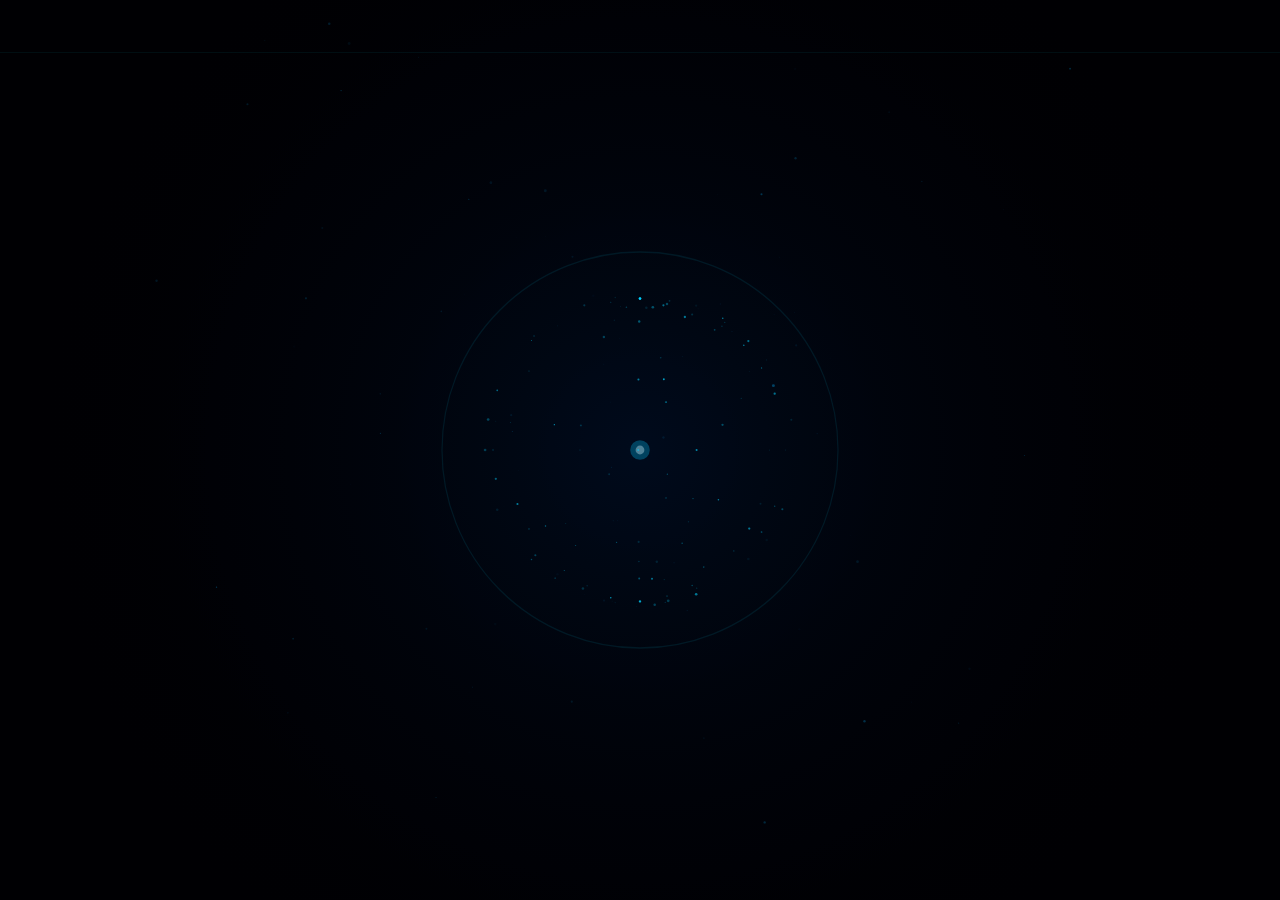
<file: index.html>
<!DOCTYPE html>
<html lang="en">
<head>
<meta charset="UTF-8"/>
<meta name="viewport" content="width=device-width,initial-scale=1.0"/>
<title>Allen Capital Ventures // PULSE X</title>
<style>
*{margin:0;padding:0;box-sizing:border-box;}
html,body{width:100%;height:100%;background:#000000;overflow:hidden;font-family:'Courier New',monospace;}
#c{position:absolute;inset:0;width:100%;height:100%;}
#overlay{position:absolute;inset:0;display:flex;flex-direction:column;align-items:center;justify-content:center;pointer-events:none;}
#title-wrap{text-align:center;opacity:0;transition:opacity 0.5s;}
#l1,#l2,#l3{display:block;font-weight:bold;letter-spacing:0.15em;opacity:0;transform:translateY(30px);transition:opacity 0.7s,transform 0.7s;}
#l1{font-size:clamp(32px,7vw,90px);color:#ffffff;}
#l2{font-size:clamp(32px,7vw,90px);color:#00e5ff;}
#l3{font-size:clamp(32px,7vw,90px);color:#ffffff;}
#divider{width:0;height:1px;background:linear-gradient(90deg,transparent,#00e5ff,transparent);margin:20px auto;transition:width 1.2s;}
#sub{font-size:clamp(11px,2vw,20px);letter-spacing:0.3em;color:rgba(0,229,255,0.6);opacity:0;transition:opacity 0.8s;}
#sub2{font-size:clamp(9px,1.4vw,14px);letter-spacing:0.2em;color:rgba(176,112,255,0.5);margin-top:8px;opacity:0;transition:opacity 0.8s;}
#enter-btn{position:absolute;bottom:80px;left:50%;transform:translateX(-50%);opacity:0;transition:opacity 0.6s,all 0.3s;background:transparent;border:0.5px solid rgba(0,229,255,0.4);color:#00e5ff;font-family:'Courier New',monospace;font-size:12px;letter-spacing:3px;padding:14px 48px;cursor:pointer;pointer-events:all;}
#enter-btn:hover{background:rgba(0,229,255,0.1);border-color:#00e5ff;box-shadow:0 0 24px rgba(0,229,255,0.2);}
#version{position:absolute;bottom:24px;left:50%;transform:translateX(-50%);font-size:9px;letter-spacing:2px;color:rgba(0,229,255,0.2);opacity:0;transition:opacity 0.6s;white-space:nowrap;}
#scanline{position:absolute;left:0;right:0;height:1px;background:rgba(0,229,255,0.06);pointer-events:none;transition:top 0.016s;}
</style>
</head>
<body>
<canvas id="c"></canvas>
<div id="overlay">
  <div id="title-wrap">
    <span id="l1">ALLEN</span>
    <span id="l2">CAPITAL</span>
    <span id="l3">VENTURES</span>
    <div id="divider"></div>
    <div id="sub">GLOBAL INTELLIGENCE OPERATING SYSTEM</div>
    <div id="sub2">PULSE X // ALLEN OS // v4.0</div>
  </div>
</div>
<button id="enter-btn" onclick="enterSystem()">ENTER SYSTEM</button>
<div id="scanline"></div>
<div id="version">ALLEN CAPITAL VENTURES // PULSE X // CLASSIFIED</div>

<script>
const cv=document.getElementById('c');
const ctx=cv.getContext('2d');
let W,H,t=0,rotY=0,scanY=0;
let globeR=0,globePts=[],fieldPts=[],shockwaves=[];
let phase=0; // 0=building, 1=title, 2=ready
let elapsed=0,startT=null,titleShown=false;
let shattering=false,shatterPts=[],shatterT=0;

function resize(){
  W=cv.width=window.innerWidth;
  H=cv.height=window.innerHeight;
  globeR=Math.min(W,H)*0.22;
  buildGlobe();
}
resize();
window.addEventListener('resize',resize);

function buildGlobe(){
  globePts=[];fieldPts=[];
  const lat=16,lon=26;
  for(let i=0;i<=lat;i++){
    const phi=Math.PI*i/lat;
    for(let j=0;j<=lon;j++){
      const theta=Math.PI*2*j/lon;
      globePts.push({
        ox:globeR*Math.sin(phi)*Math.cos(theta),
        oy:globeR*Math.cos(phi),
        oz:globeR*Math.sin(phi)*Math.sin(theta),
        alpha:0,target:Math.random()*0.55+0.25,
        delay:Math.random()*3500,
        sz:Math.random()*1.4+0.4,
        phase:Math.random()*Math.PI*2,
        spd:0.6+Math.random()*0.8,
      });
    }
  }
  for(let i=0;i<250;i++){
    const r=globeR*(0.9+Math.random()*2.0);
    const phi=Math.acos(2*Math.random()-1);
    const theta=Math.random()*Math.PI*2;
    fieldPts.push({
      x:W/2+r*Math.sin(phi)*Math.cos(theta),
      y:H/2+r*Math.cos(phi),
      vx:(Math.random()-0.5)*0.25,
      vy:(Math.random()-0.5)*0.2,
      sz:Math.random()*1.3+0.2,
      alpha:0,target:Math.random()*0.35+0.05,
      delay:Math.random()*4500,
      phase:Math.random()*Math.PI*2,
    });
  }
}

function proj(x,y,z){
  const cy=Math.cos(rotY),sy=Math.sin(rotY);
  const x2=x*cy+z*sy,z2=-x*sy+z*cy;
  const fov=650,s=fov/(fov+z2+200);
  return{x:W/2+x2*s,y:H/2+y*s,z:z2,s};
}

function addShock(col){shockwaves.push({r:0,alpha:0.9,col:col||'#00e5ff'});}

function drawGlobe(el){
  const prog=Math.min(1,el/3800);
  rotY+=0.003;
  const latL=12,lonL=18;
  for(let i=0;i<=latL;i++){
    const lat=(-Math.PI/2)+(Math.PI*i/latL);
    ctx.beginPath();let first=true;
    for(let j=0;j<=60;j++){
      const lon=(Math.PI*2*j/60);
      const x=globeR*Math.cos(lat)*Math.cos(lon+rotY);
      const y=globeR*Math.sin(lat);
      const z=globeR*Math.cos(lat)*Math.sin(lon+rotY);
      const p=proj(x,y,z);
      if(p.z<-globeR*0.1){first=true;continue;}
      if(first){ctx.moveTo(p.x,p.y);first=false;}else ctx.lineTo(p.x,p.y);
    }
    ctx.strokeStyle=`rgba(0,180,255,${0.06*prog})`;ctx.lineWidth=0.4;ctx.stroke();
  }
  for(let i=0;i<lonL;i++){
    const lon=(Math.PI*2*i/lonL);
    ctx.beginPath();let first=true;
    for(let j=0;j<=40;j++){
      const lat=(-Math.PI/2)+(Math.PI*j/40);
      const x=globeR*Math.cos(lat)*Math.cos(lon+rotY);
      const y=globeR*Math.sin(lat);
      const z=globeR*Math.cos(lat)*Math.sin(lon+rotY);
      const p=proj(x,y,z);
      if(p.z<-globeR*0.1){first=true;continue;}
      if(first){ctx.moveTo(p.x,p.y);first=false;}else ctx.lineTo(p.x,p.y);
    }
    ctx.strokeStyle=`rgba(0,180,255,${0.04*prog})`;ctx.lineWidth=0.3;ctx.stroke();
  }
  ctx.beginPath();ctx.arc(W/2,H/2,globeR,0,Math.PI*2);
  ctx.strokeStyle=`rgba(0,220,255,${0.25*prog})`;ctx.lineWidth=1.3;ctx.stroke();
  const sec=t/1000;
  const cr=7+3*Math.sin(sec*1.4);
  ctx.beginPath();ctx.arc(W/2,H/2,cr,0,Math.PI*2);
  ctx.fillStyle=`rgba(0,200,255,${0.8*prog})`;ctx.fill();
  ctx.beginPath();ctx.arc(W/2,H/2,cr*0.45,0,Math.PI*2);
  ctx.fillStyle=`rgba(220,245,255,${prog})`;ctx.fill();
  globePts.forEach(p=>{
    if(el<p.delay)return;
    p.alpha=Math.min(p.target,(el-p.delay)/700*p.target);
    const x=p.ox*Math.cos(rotY)+p.oz*Math.sin(rotY);
    const z=-p.ox*Math.sin(rotY)+p.oz*Math.cos(rotY);
    const pr=proj(x,p.oy,z);
    if(pr.z<-globeR*0.3)return;
    const b=0.7+0.3*Math.sin(sec*p.spd+p.phase);
    ctx.beginPath();ctx.arc(pr.x,pr.y,p.sz*Math.max(0.4,pr.s),0,Math.PI*2);
    ctx.fillStyle=`rgba(0,210,255,${p.alpha*b})`;ctx.fill();
  });
  fieldPts.forEach(p=>{
    if(el<p.delay)return;
    p.alpha=Math.min(p.target,(el-p.delay)/600*p.target);
    p.x+=p.vx;p.y+=p.vy;
    if(p.x<0||p.x>W)p.vx*=-1;
    if(p.y<0||p.y>H)p.vy*=-1;
    const b=0.6+0.4*Math.sin(sec+p.phase);
    ctx.beginPath();ctx.arc(p.x,p.y,p.sz,0,Math.PI*2);
    ctx.fillStyle=`rgba(0,180,255,${p.alpha*b})`;ctx.fill();
  });
}

function drawShockwaves(){
  for(let i=shockwaves.length-1;i>=0;i--){
    const s=shockwaves[i];
    s.r+=9;s.alpha-=0.02;
    if(s.alpha<=0){shockwaves.splice(i,1);continue;}
    ctx.beginPath();ctx.arc(W/2,H/2,s.r,0,Math.PI*2);
    ctx.strokeStyle=`rgba(0,229,255,${s.alpha})`;ctx.lineWidth=2;ctx.stroke();
    if(s.r>60){
      ctx.beginPath();ctx.arc(W/2,H/2,s.r*0.65,0,Math.PI*2);
      ctx.strokeStyle=`rgba(0,229,255,${s.alpha*0.3})`;ctx.lineWidth=0.8;ctx.stroke();
    }
  }
}

function showTitle(){
  if(titleShown)return;titleShown=true;
  document.getElementById('title-wrap').style.opacity='1';
  setTimeout(()=>{const l1=document.getElementById('l1');l1.style.opacity='1';l1.style.transform='translateY(0)';},50);
  setTimeout(()=>{const l2=document.getElementById('l2');l2.style.opacity='1';l2.style.transform='translateY(0)';},320);
  setTimeout(()=>{const l3=document.getElementById('l3');l3.style.opacity='1';l3.style.transform='translateY(0)';},590);
  setTimeout(()=>{document.getElementById('divider').style.width='320px';},950);
  setTimeout(()=>{document.getElementById('sub').style.opacity='1';},1200);
  setTimeout(()=>{document.getElementById('sub2').style.opacity='1';},1500);
  setTimeout(()=>{document.getElementById('version').style.opacity='1';},1700);
  setTimeout(()=>{document.getElementById('enter-btn').style.opacity='1';},2100);
}

function buildShatter(){
  shatterPts=[];
  const cols=22,rows=16;
  for(let r=0;r<rows;r++)for(let c=0;c<cols;c++){
    shatterPts.push({
      x:c*(W/cols),y:r*(H/rows),w:W/cols,h:H/rows,
      vx:(Math.random()-0.5)*22,vy:(Math.random()-0.5)*16-4,
      rot:0,rotSpd:(Math.random()-0.5)*0.25,
      alpha:1,delay:Math.random()*250,
    });
  }
}

function drawShatter(st){
  const el2=st;
  shatterPts.forEach(p=>{
    if(el2<p.delay)return;
    const dt=(el2-p.delay)/16;
    p.x+=p.vx;p.y+=p.vy;p.vy+=0.5;p.rot+=p.rotSpd;p.alpha-=0.025;
    if(p.alpha<=0)return;
    ctx.save();ctx.globalAlpha=Math.max(0,p.alpha);
    ctx.translate(p.x+p.w/2,p.y+p.h/2);ctx.rotate(p.rot);
    ctx.fillStyle='rgba(0,4,14,0.92)';ctx.fillRect(-p.w/2,-p.h/2,p.w,p.h);
    ctx.strokeStyle=`rgba(0,229,255,${p.alpha*0.5})`;ctx.lineWidth=0.5;ctx.strokeRect(-p.w/2,-p.h/2,p.w,p.h);
    ctx.restore();ctx.globalAlpha=1;
  });
}

window.enterSystem=function(){
  buildShatter();shattering=true;shatterT=performance.now();
  document.getElementById('enter-btn').style.opacity='0';
  document.getElementById('title-wrap').style.opacity='0';
  document.getElementById('version').style.opacity='0';
  addShock('#b070ff');setTimeout(()=>addShock('#00e5ff'),200);
  setTimeout(()=>{window.location.href='dashboard.html';},1800);
};

let shatterStart=null;
function frame(ts){
  if(!startT)startT=ts;
  t=ts;
  const el=ts-startT;
  ctx.fillStyle='rgba(0,0,4,0.88)';ctx.fillRect(0,0,W,H);
  const grad=ctx.createRadialGradient(W/2,H/2,0,W/2,H/2,Math.min(W,H)*0.7);
  grad.addColorStop(0,'rgba(0,20,50,0.5)');grad.addColorStop(1,'rgba(0,0,0,0)');
  ctx.fillStyle=grad;ctx.fillRect(0,0,W,H);
  drawGlobe(el);
  drawShockwaves();
  if(el>3400&&!titleShown){addShock();setTimeout(()=>addShock('#b070ff'),300);showTitle();}
  if(shattering&&shatterT){drawShatter(ts-shatterT);}
  scanY=(scanY+0.9)%H;
  document.getElementById('scanline').style.top=scanY+'px';
  requestAnimationFrame(frame);
}
requestAnimationFrame(frame);
</script>
</body>
</html>
</file>
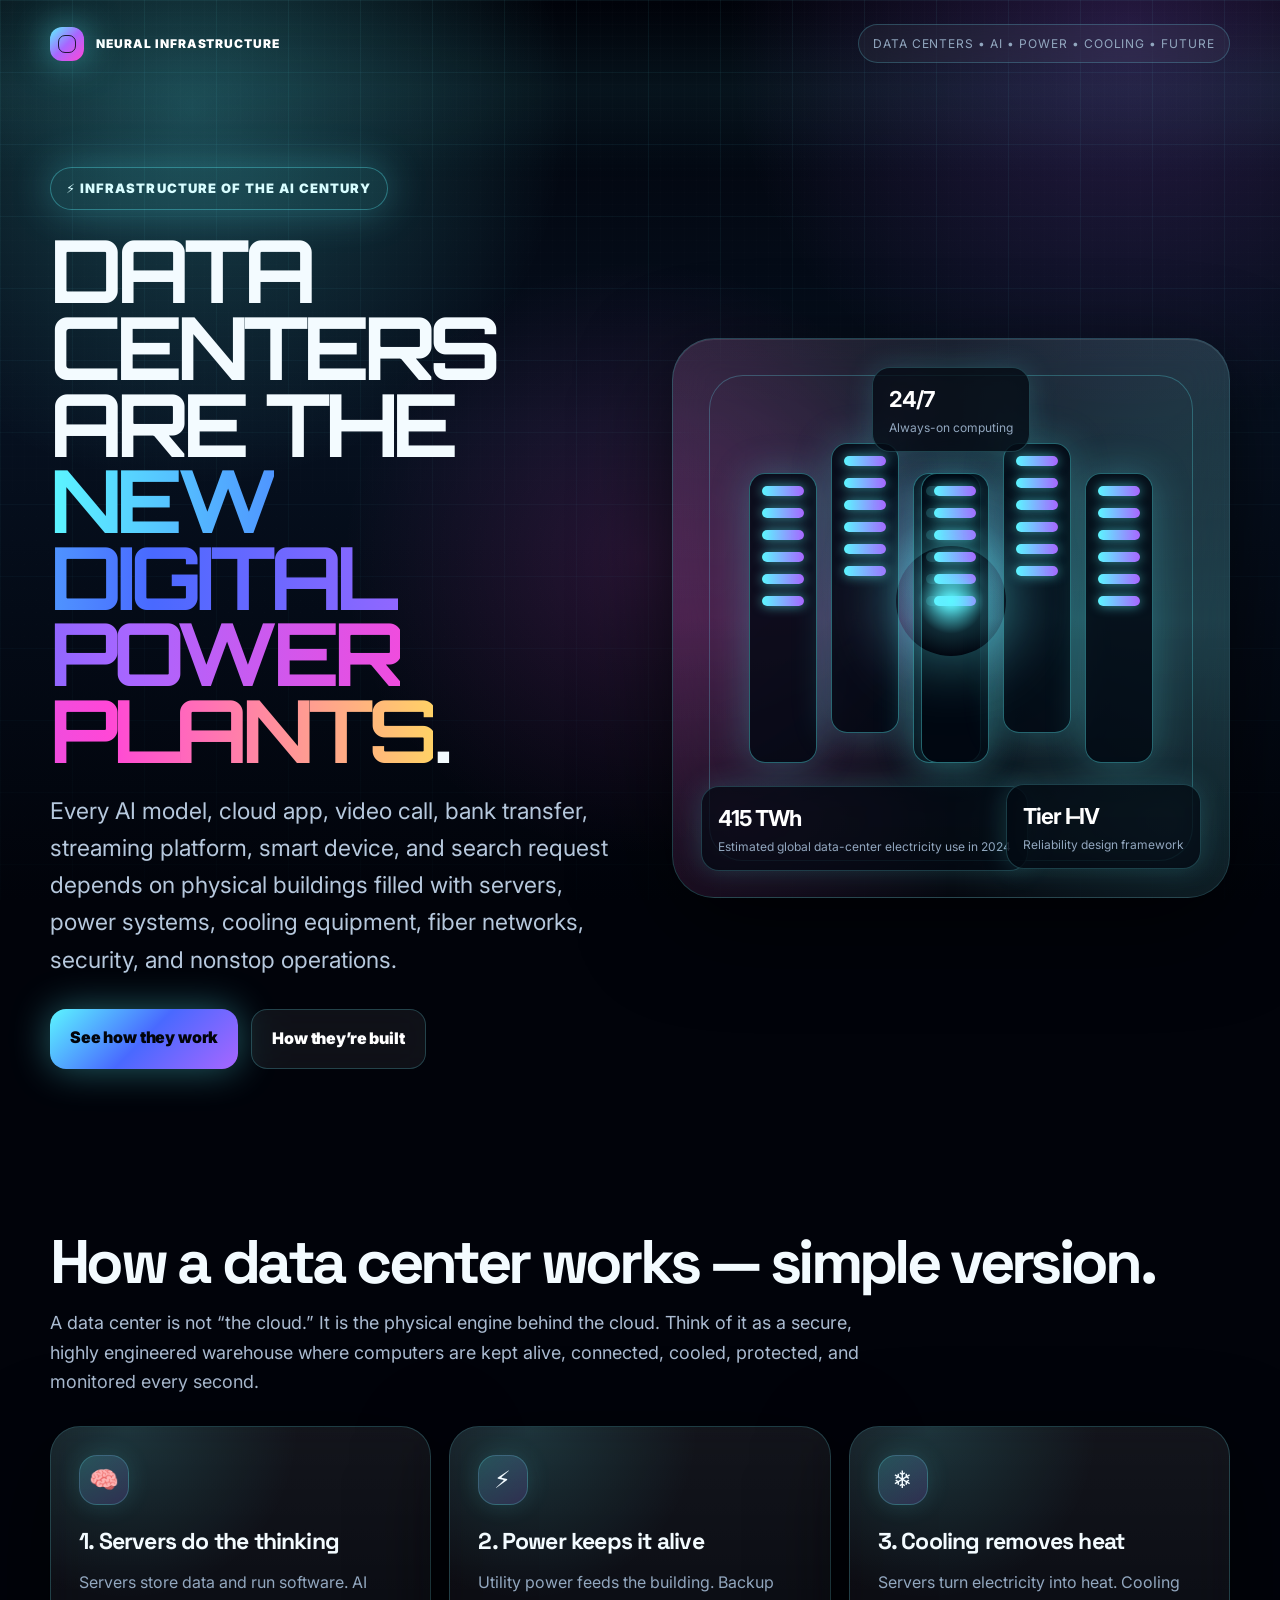
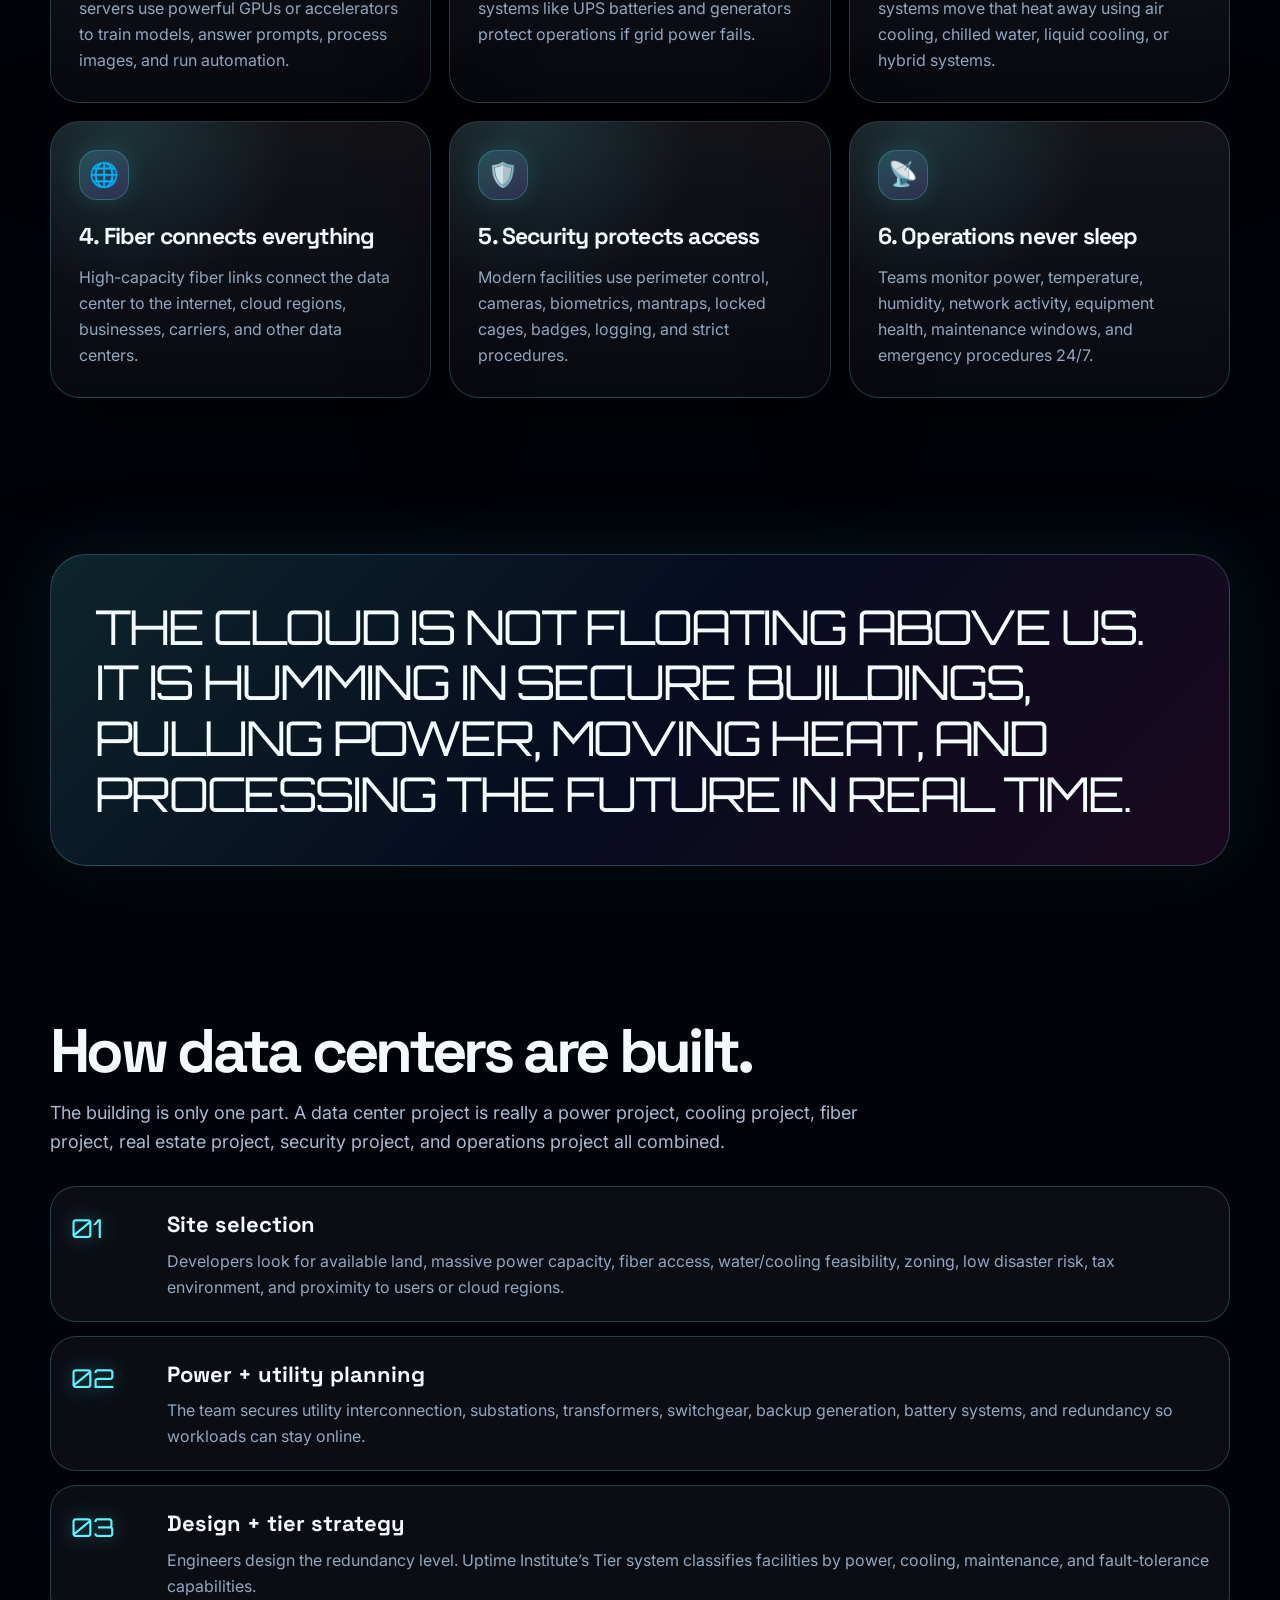
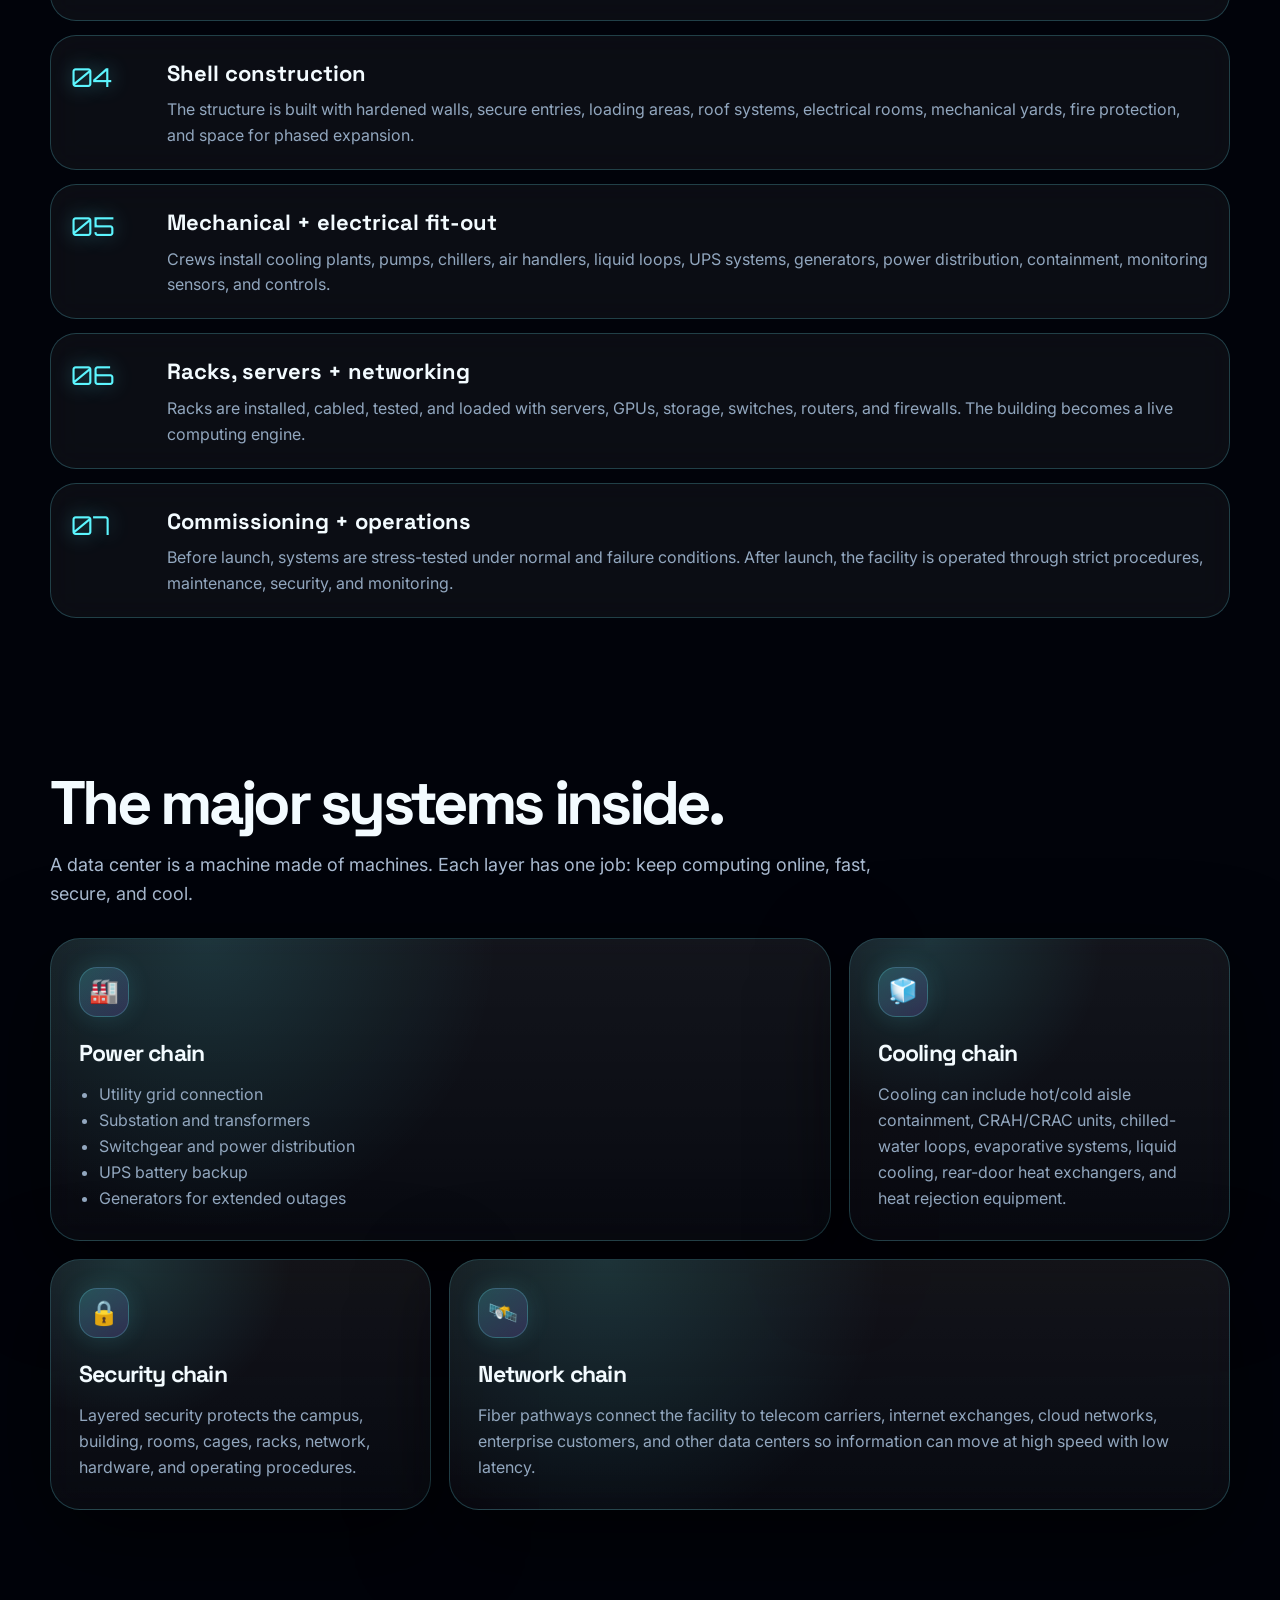
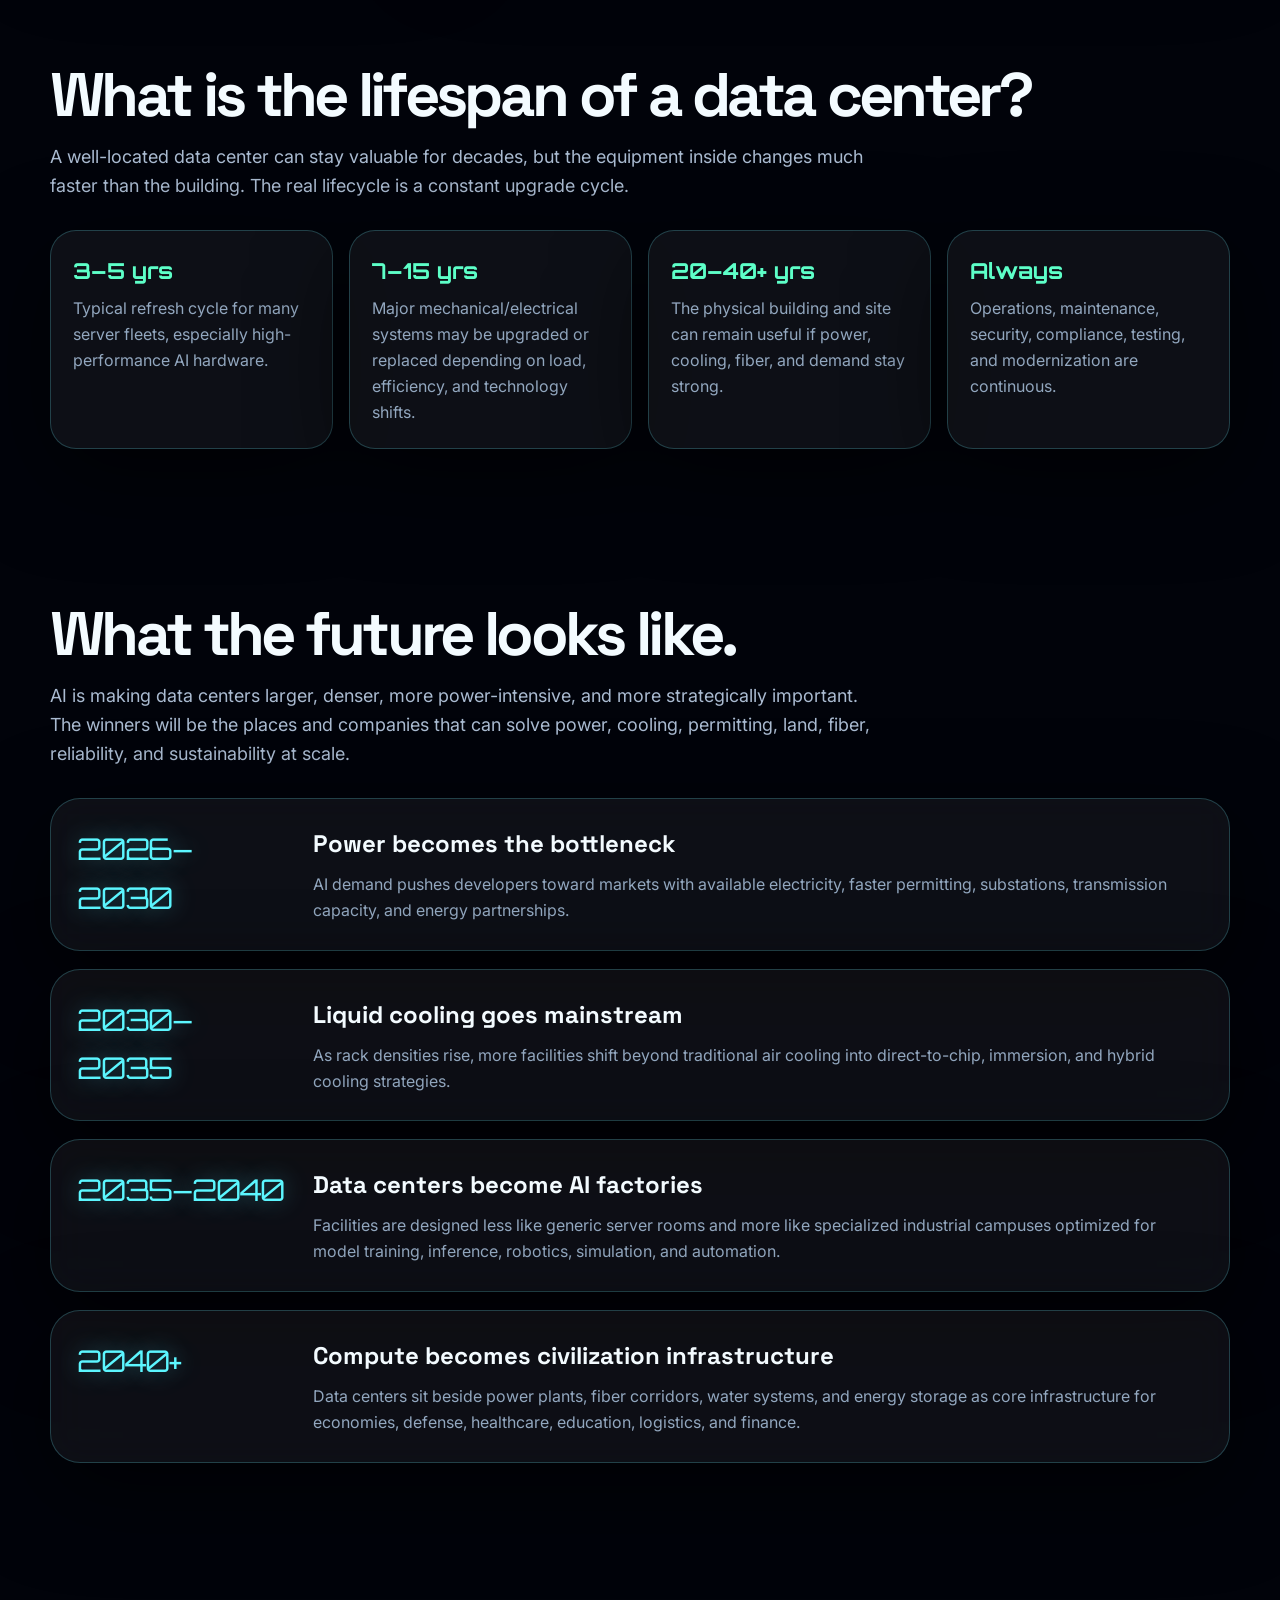
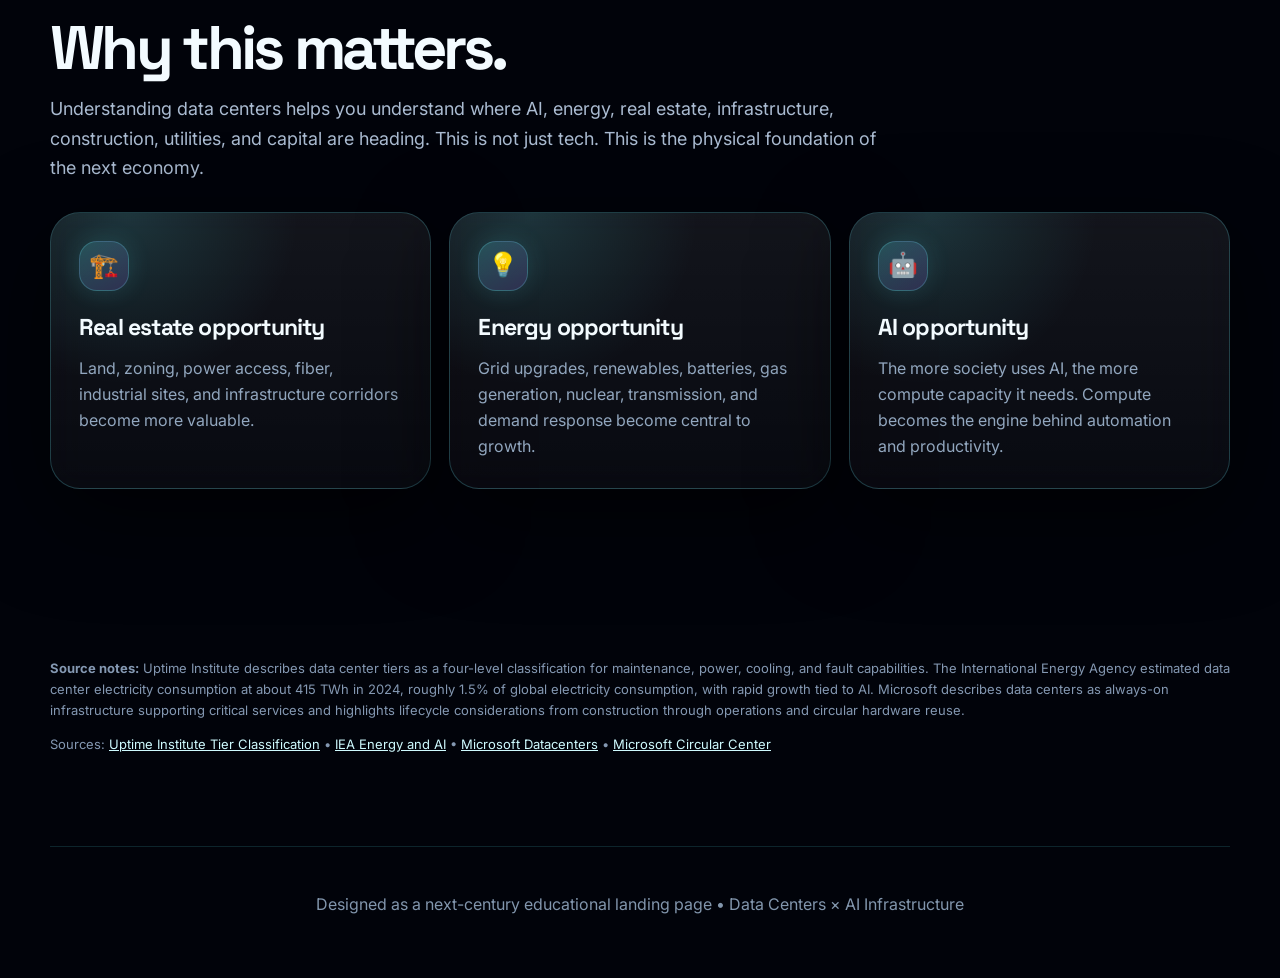
<file: ai_success_transformation.html>
<!DOCTYPE html>
<html lang="en">
<head>
  <meta charset="UTF-8" />
  <meta name="viewport" content="width=device-width, initial-scale=1.0" />
  <title>Data Centers | Infrastructure of the AI Century</title>
  <link rel="preconnect" href="https://fonts.googleapis.com">
  <link rel="preconnect" href="https://fonts.gstatic.com" crossorigin>
  <link href="https://fonts.googleapis.com/css2?family=Inter:wght@400;500;600;700;800;900&family=Space+Grotesk:wght@600;700&family=Orbitron:wght@700;800;900&display=swap" rel="stylesheet">
  <style>
    :root{
      --void:#01030a; --deep:#050b18; --panel:rgba(7,16,33,.64); --panel2:rgba(255,255,255,.055);
      --text:#f3fbff; --muted:#92a7bf; --line:rgba(108,242,255,.22); --cyan:#5cf6ff; --blue:#4969ff;
      --violet:#a866ff; --magenta:#ff47d7; --green:#5dffc8; --amber:#ffd166; --red:#ff5470;
      --shadow:0 28px 90px rgba(0,0,0,.62); --glow:0 0 42px rgba(92,246,255,.28);
    }
    *{box-sizing:border-box} html{scroll-behavior:smooth} body{margin:0;font-family:Inter,system-ui,-apple-system,Segoe UI,sans-serif;color:var(--text);line-height:1.62;background:var(--void);overflow-x:hidden}
    body:before{content:"";position:fixed;inset:0;z-index:-4;background:radial-gradient(circle at 15% 12%,rgba(92,246,255,.26),transparent 28%),radial-gradient(circle at 88% 4%,rgba(168,102,255,.22),transparent 28%),radial-gradient(circle at 50% 62%,rgba(255,71,215,.14),transparent 35%),linear-gradient(180deg,#01030a 0%,#06101f 48%,#01030a 100%)}
    body:after{content:"";position:fixed;inset:0;z-index:-3;pointer-events:none;opacity:.34;background-image:linear-gradient(rgba(92,246,255,.16) 1px,transparent 1px),linear-gradient(90deg,rgba(92,246,255,.16) 1px,transparent 1px),linear-gradient(rgba(255,255,255,.04) 1px,transparent 1px),linear-gradient(90deg,rgba(255,255,255,.04) 1px,transparent 1px);background-size:72px 72px,72px 72px,12px 12px,12px 12px;mask-image:linear-gradient(180deg,rgba(0,0,0,.95),rgba(0,0,0,.22))}
    .scan{position:fixed;inset:0;pointer-events:none;z-index:-2;background:linear-gradient(180deg,transparent,rgba(92,246,255,.06),transparent);height:180px;animation:scan 7s linear infinite}@keyframes scan{from{transform:translateY(-220px)}to{transform:translateY(110vh)}}
    .wrap{width:min(1180px,calc(100% - 38px));margin:0 auto}.nav{display:flex;justify-content:space-between;align-items:center;padding:24px 0;color:var(--muted);font-size:12px;letter-spacing:.08em;text-transform:uppercase}.brand{display:flex;gap:12px;align-items:center;font-weight:900;color:#fff}.brandmark{width:34px;height:34px;border-radius:12px;background:linear-gradient(135deg,var(--cyan),var(--violet),var(--magenta));box-shadow:0 0 36px rgba(92,246,255,.55);position:relative}.brandmark:after{content:"";position:absolute;inset:8px;border:1px solid rgba(1,3,10,.8);border-radius:7px}.pill{border:1px solid var(--line);border-radius:999px;padding:9px 14px;background:rgba(255,255,255,.045);backdrop-filter:blur(18px)}
    h1,h2,h3{font-family:"Space Grotesk",Inter,sans-serif} h1{font-family:Orbitron,"Space Grotesk",Inter,sans-serif}.hero{min-height:820px;display:grid;align-items:center;position:relative;padding:80px 0 86px}.hero-grid{display:grid;grid-template-columns:1.02fr .98fr;gap:42px;align-items:center}.eyebrow{display:inline-flex;gap:10px;align-items:center;color:#d8fdff;background:rgba(92,246,255,.09);border:1px solid rgba(92,246,255,.34);box-shadow:var(--glow);padding:10px 15px;border-radius:999px;font-size:13px;font-weight:900;letter-spacing:.08em;text-transform:uppercase;margin-bottom:22px}.hero h1{font-size:clamp(45px,6.8vw,92px);line-height:.88;margin:0 0 24px;letter-spacing:-.07em}.gradient{background:linear-gradient(90deg,var(--cyan),var(--blue),var(--violet),var(--magenta),var(--amber));-webkit-background-clip:text;background-clip:text;color:transparent}.hero p{font-size:clamp(17px,2vw,23px);color:#b6c8dd;margin:0 0 30px;max-width:780px}.cta{display:flex;gap:13px;flex-wrap:wrap}.btn{padding:16px 20px;border-radius:16px;text-decoration:none;font-weight:900;border:1px solid var(--line);letter-spacing:-.01em}.primary{background:linear-gradient(135deg,var(--cyan),var(--blue),var(--violet));color:#02040a;border:0;box-shadow:0 0 38px rgba(92,246,255,.38)}.secondary{background:rgba(255,255,255,.06);color:white;backdrop-filter:blur(16px)}
    .core{height:560px;border-radius:42px;border:1px solid var(--line);background:linear-gradient(180deg,rgba(255,255,255,.08),rgba(255,255,255,.025));box-shadow:var(--shadow),inset 0 1px 0 rgba(255,255,255,.10);position:relative;overflow:hidden;backdrop-filter:blur(20px)}.core:before{content:"";position:absolute;inset:36px;border-radius:34px;border:1px solid rgba(92,246,255,.26);background:radial-gradient(circle at 50% 42%,rgba(92,246,255,.28),transparent 18%),radial-gradient(circle at 50% 42%,rgba(168,102,255,.18),transparent 36%)}.core:after{content:"";position:absolute;inset:-30%;background:conic-gradient(from 0deg,transparent,rgba(92,246,255,.18),transparent,rgba(255,71,215,.16),transparent);animation:rotate 12s linear infinite}@keyframes rotate{to{transform:rotate(360deg)}}.rack{position:absolute;width:68px;height:290px;border:1px solid rgba(92,246,255,.38);border-radius:16px;background:rgba(2,8,18,.8);box-shadow:0 0 38px rgba(92,246,255,.25);z-index:2;top:134px}.rack:nth-child(1){left:76px}.rack:nth-child(2){left:158px;top:104px}.rack:nth-child(3){left:240px}.rack:nth-child(4){right:240px}.rack:nth-child(5){right:158px;top:104px}.rack:nth-child(6){right:76px}.rack span{display:block;height:10px;margin:12px;border-radius:999px;background:linear-gradient(90deg,var(--cyan),var(--violet));box-shadow:0 0 12px rgba(92,246,255,.6)}.metric{position:absolute;z-index:3;background:rgba(2,8,18,.76);border:1px solid var(--line);border-radius:18px;padding:14px 16px;box-shadow:0 0 28px rgba(92,246,255,.18);backdrop-filter:blur(18px);font-size:12px;color:var(--muted)}.metric strong{display:block;color:white;font-size:22px;letter-spacing:-.05em}.m1{left:28px;bottom:26px}.m2{right:28px;bottom:28px}.m3{left:50%;transform:translateX(-50%);top:28px}.pulse{position:absolute;z-index:2;left:50%;top:47%;width:110px;height:110px;transform:translate(-50%,-50%);border-radius:50%;background:radial-gradient(circle,var(--cyan),rgba(92,246,255,.14) 42%,transparent 70%);box-shadow:0 0 70px rgba(92,246,255,.55);animation:pulse 2.6s ease-in-out infinite}@keyframes pulse{50%{transform:translate(-50%,-50%) scale(1.14);opacity:.72}}
    section{padding:78px 0}.section-title{font-size:clamp(34px,4.8vw,62px);line-height:.97;letter-spacing:-.06em;margin:0 0 16px}.section-copy{color:#aabbd1;font-size:18px;max-width:840px;margin:0 0 30px}.grid{display:grid;grid-template-columns:repeat(3,1fr);gap:18px}.card{position:relative;overflow:hidden;border:1px solid var(--line);border-radius:30px;padding:28px;background:linear-gradient(180deg,rgba(255,255,255,.075),rgba(255,255,255,.03));box-shadow:var(--shadow);backdrop-filter:blur(18px)}.card:before{content:"";position:absolute;inset:0;background:radial-gradient(circle at 20% 0%,rgba(92,246,255,.14),transparent 42%);pointer-events:none}.icon{position:relative;width:50px;height:50px;border-radius:18px;display:grid;place-items:center;font-size:24px;margin-bottom:18px;background:linear-gradient(135deg,rgba(92,246,255,.20),rgba(168,102,255,.18));border:1px solid var(--line);box-shadow:0 0 24px rgba(92,246,255,.14)}.card h3{position:relative;font-size:23px;margin:0 0 10px;letter-spacing:-.035em}.card p,.card li{position:relative;color:var(--muted);margin:0}.card ul{margin:0;padding-left:20px}.wide{grid-column:span 2}.flow{display:grid;gap:14px}.step{display:grid;grid-template-columns:78px 1fr;gap:18px;align-items:start;border:1px solid var(--line);border-radius:26px;padding:20px;background:rgba(255,255,255,.045);backdrop-filter:blur(16px)}.num{font-family:Orbitron;font-size:26px;color:var(--cyan);text-shadow:0 0 20px rgba(92,246,255,.45)}.step h3{margin:0 0 6px;font-size:22px}.step p{margin:0;color:var(--muted)}
    .quote{font-family:Orbitron,"Space Grotesk";font-size:clamp(26px,4vw,48px);line-height:1.16;letter-spacing:-.045em;padding:44px;border-radius:36px;border:1px solid var(--line);background:linear-gradient(135deg,rgba(92,246,255,.14),rgba(73,105,255,.09),rgba(255,71,215,.10));box-shadow:var(--shadow),0 0 80px rgba(92,246,255,.10)}.timeline{display:grid;gap:18px}.era{display:grid;grid-template-columns:210px 1fr;gap:26px;align-items:start;border:1px solid var(--line);border-radius:30px;padding:26px;background:rgba(255,255,255,.052);box-shadow:var(--shadow);backdrop-filter:blur(18px)}.year{font-family:Orbitron;font-size:30px;color:var(--cyan);letter-spacing:-.04em;text-shadow:0 0 24px rgba(92,246,255,.4)}.era h3{margin:0 0 8px;font-size:24px}.era p{margin:0;color:var(--muted)}
    .lifespan{display:grid;grid-template-columns:repeat(4,1fr);gap:16px}.life{border:1px solid var(--line);border-radius:26px;padding:22px;background:rgba(255,255,255,.052);box-shadow:var(--shadow)}.life strong{font-family:Orbitron;color:var(--green);font-size:22px;display:block;margin-bottom:8px}.life span{color:var(--muted)}.sources{font-size:13px;color:#8498b2}.sources a{color:#cffbff} footer{padding:45px 0 60px;text-align:center;color:#8296ad;border-top:1px solid rgba(92,246,255,.14)}
    @media(max-width:940px){.hero-grid,.grid{grid-template-columns:1fr}.wide{grid-column:auto}.core{height:440px}.rack{height:220px;width:52px;top:120px}.rack:nth-child(1){left:34px}.rack:nth-child(2){left:96px;top:92px}.rack:nth-child(3){left:158px}.rack:nth-child(4){right:158px}.rack:nth-child(5){right:96px;top:92px}.rack:nth-child(6){right:34px}.lifespan{grid-template-columns:1fr 1fr}.era{grid-template-columns:1fr}.pill{display:none}}
    @media(max-width:560px){.wrap{width:min(100% - 28px,1180px)}.hero{padding-top:48px}.core{height:390px}.rack{display:none}.lifespan{grid-template-columns:1fr}.step{grid-template-columns:1fr}.hero h1{font-size:40px}.nav{align-items:flex-start}.quote{padding:28px}.btn{width:100%;text-align:center}}
  </style>
</head>
<body>
  <div class="scan"></div>
  <div class="wrap">
    <nav class="nav"><div class="brand"><span class="brandmark"></span> Neural Infrastructure</div><div class="pill">Data Centers • AI • Power • Cooling • Future</div></nav>
    <header class="hero">
      <div class="hero-grid">
        <div>
          <div class="eyebrow">⚡ Infrastructure of the AI century</div>
          <h1>DATA CENTERS ARE THE <span class="gradient">NEW DIGITAL POWER PLANTS</span>.</h1>
          <p>Every AI model, cloud app, video call, bank transfer, streaming platform, smart device, and search request depends on physical buildings filled with servers, power systems, cooling equipment, fiber networks, security, and nonstop operations.</p>
          <div class="cta"><a class="btn primary" href="#how">See how they work</a><a class="btn secondary" href="#built">How they’re built</a></div>
        </div>
        <div class="core" aria-label="Futuristic data center visualization">
          <div class="rack"><span></span><span></span><span></span><span></span><span></span><span></span></div><div class="rack"><span></span><span></span><span></span><span></span><span></span><span></span></div><div class="rack"><span></span><span></span><span></span><span></span><span></span><span></span></div><div class="rack"><span></span><span></span><span></span><span></span><span></span><span></span></div><div class="rack"><span></span><span></span><span></span><span></span><span></span><span></span></div><div class="rack"><span></span><span></span><span></span><span></span><span></span><span></span></div>
          <div class="pulse"></div>
          <div class="metric m3"><strong>24/7</strong>Always-on computing</div>
          <div class="metric m1"><strong>415 TWh</strong>Estimated global data-center electricity use in 2024</div>
          <div class="metric m2"><strong>Tier I–IV</strong>Reliability design framework</div>
        </div>
      </div>
    </header>

    <section id="how">
      <h2 class="section-title">How a data center works — simple version.</h2>
      <p class="section-copy">A data center is not “the cloud.” It is the physical engine behind the cloud. Think of it as a secure, highly engineered warehouse where computers are kept alive, connected, cooled, protected, and monitored every second.</p>
      <div class="grid">
        <div class="card"><div class="icon">🧠</div><h3>1. Servers do the thinking</h3><p>Servers store data and run software. AI servers use powerful GPUs or accelerators to train models, answer prompts, process images, and run automation.</p></div>
        <div class="card"><div class="icon">⚡</div><h3>2. Power keeps it alive</h3><p>Utility power feeds the building. Backup systems like UPS batteries and generators protect operations if grid power fails.</p></div>
        <div class="card"><div class="icon">❄️</div><h3>3. Cooling removes heat</h3><p>Servers turn electricity into heat. Cooling systems move that heat away using air cooling, chilled water, liquid cooling, or hybrid systems.</p></div>
        <div class="card"><div class="icon">🌐</div><h3>4. Fiber connects everything</h3><p>High-capacity fiber links connect the data center to the internet, cloud regions, businesses, carriers, and other data centers.</p></div>
        <div class="card"><div class="icon">🛡️</div><h3>5. Security protects access</h3><p>Modern facilities use perimeter control, cameras, biometrics, mantraps, locked cages, badges, logging, and strict procedures.</p></div>
        <div class="card"><div class="icon">📡</div><h3>6. Operations never sleep</h3><p>Teams monitor power, temperature, humidity, network activity, equipment health, maintenance windows, and emergency procedures 24/7.</p></div>
      </div>
    </section>

    <section>
      <div class="quote">THE CLOUD IS NOT FLOATING ABOVE US. IT IS HUMMING IN SECURE BUILDINGS, PULLING POWER, MOVING HEAT, AND PROCESSING THE FUTURE IN REAL TIME.</div>
    </section>

    <section id="built">
      <h2 class="section-title">How data centers are built.</h2>
      <p class="section-copy">The building is only one part. A data center project is really a power project, cooling project, fiber project, real estate project, security project, and operations project all combined.</p>
      <div class="flow">
        <div class="step"><div class="num">01</div><div><h3>Site selection</h3><p>Developers look for available land, massive power capacity, fiber access, water/cooling feasibility, zoning, low disaster risk, tax environment, and proximity to users or cloud regions.</p></div></div>
        <div class="step"><div class="num">02</div><div><h3>Power + utility planning</h3><p>The team secures utility interconnection, substations, transformers, switchgear, backup generation, battery systems, and redundancy so workloads can stay online.</p></div></div>
        <div class="step"><div class="num">03</div><div><h3>Design + tier strategy</h3><p>Engineers design the redundancy level. Uptime Institute’s Tier system classifies facilities by power, cooling, maintenance, and fault-tolerance capabilities.</p></div></div>
        <div class="step"><div class="num">04</div><div><h3>Shell construction</h3><p>The structure is built with hardened walls, secure entries, loading areas, roof systems, electrical rooms, mechanical yards, fire protection, and space for phased expansion.</p></div></div>
        <div class="step"><div class="num">05</div><div><h3>Mechanical + electrical fit-out</h3><p>Crews install cooling plants, pumps, chillers, air handlers, liquid loops, UPS systems, generators, power distribution, containment, monitoring sensors, and controls.</p></div></div>
        <div class="step"><div class="num">06</div><div><h3>Racks, servers + networking</h3><p>Racks are installed, cabled, tested, and loaded with servers, GPUs, storage, switches, routers, and firewalls. The building becomes a live computing engine.</p></div></div>
        <div class="step"><div class="num">07</div><div><h3>Commissioning + operations</h3><p>Before launch, systems are stress-tested under normal and failure conditions. After launch, the facility is operated through strict procedures, maintenance, security, and monitoring.</p></div></div>
      </div>
    </section>

    <section>
      <h2 class="section-title">The major systems inside.</h2>
      <p class="section-copy">A data center is a machine made of machines. Each layer has one job: keep computing online, fast, secure, and cool.</p>
      <div class="grid">
        <div class="card wide"><div class="icon">🏭</div><h3>Power chain</h3><ul><li>Utility grid connection</li><li>Substation and transformers</li><li>Switchgear and power distribution</li><li>UPS battery backup</li><li>Generators for extended outages</li></ul></div>
        <div class="card"><div class="icon">🧊</div><h3>Cooling chain</h3><p>Cooling can include hot/cold aisle containment, CRAH/CRAC units, chilled-water loops, evaporative systems, liquid cooling, rear-door heat exchangers, and heat rejection equipment.</p></div>
        <div class="card"><div class="icon">🔒</div><h3>Security chain</h3><p>Layered security protects the campus, building, rooms, cages, racks, network, hardware, and operating procedures.</p></div>
        <div class="card wide"><div class="icon">🛰️</div><h3>Network chain</h3><p>Fiber pathways connect the facility to telecom carriers, internet exchanges, cloud networks, enterprise customers, and other data centers so information can move at high speed with low latency.</p></div>
      </div>
    </section>

    <section id="lifespan">
      <h2 class="section-title">What is the lifespan of a data center?</h2>
      <p class="section-copy">A well-located data center can stay valuable for decades, but the equipment inside changes much faster than the building. The real lifecycle is a constant upgrade cycle.</p>
      <div class="lifespan">
        <div class="life"><strong>3–5 yrs</strong><span>Typical refresh cycle for many server fleets, especially high-performance AI hardware.</span></div>
        <div class="life"><strong>7–15 yrs</strong><span>Major mechanical/electrical systems may be upgraded or replaced depending on load, efficiency, and technology shifts.</span></div>
        <div class="life"><strong>20–40+ yrs</strong><span>The physical building and site can remain useful if power, cooling, fiber, and demand stay strong.</span></div>
        <div class="life"><strong>Always</strong><span>Operations, maintenance, security, compliance, testing, and modernization are continuous.</span></div>
      </div>
    </section>

    <section id="future">
      <h2 class="section-title">What the future looks like.</h2>
      <p class="section-copy">AI is making data centers larger, denser, more power-intensive, and more strategically important. The winners will be the places and companies that can solve power, cooling, permitting, land, fiber, reliability, and sustainability at scale.</p>
      <div class="timeline">
        <div class="era"><div class="year">2026–2030</div><div><h3>Power becomes the bottleneck</h3><p>AI demand pushes developers toward markets with available electricity, faster permitting, substations, transmission capacity, and energy partnerships.</p></div></div>
        <div class="era"><div class="year">2030–2035</div><div><h3>Liquid cooling goes mainstream</h3><p>As rack densities rise, more facilities shift beyond traditional air cooling into direct-to-chip, immersion, and hybrid cooling strategies.</p></div></div>
        <div class="era"><div class="year">2035–2040</div><div><h3>Data centers become AI factories</h3><p>Facilities are designed less like generic server rooms and more like specialized industrial campuses optimized for model training, inference, robotics, simulation, and automation.</p></div></div>
        <div class="era"><div class="year">2040+</div><div><h3>Compute becomes civilization infrastructure</h3><p>Data centers sit beside power plants, fiber corridors, water systems, and energy storage as core infrastructure for economies, defense, healthcare, education, logistics, and finance.</p></div></div>
      </div>
    </section>

    <section>
      <h2 class="section-title">Why this matters.</h2>
      <p class="section-copy">Understanding data centers helps you understand where AI, energy, real estate, infrastructure, construction, utilities, and capital are heading. This is not just tech. This is the physical foundation of the next economy.</p>
      <div class="grid">
        <div class="card"><div class="icon">🏗️</div><h3>Real estate opportunity</h3><p>Land, zoning, power access, fiber, industrial sites, and infrastructure corridors become more valuable.</p></div>
        <div class="card"><div class="icon">💡</div><h3>Energy opportunity</h3><p>Grid upgrades, renewables, batteries, gas generation, nuclear, transmission, and demand response become central to growth.</p></div>
        <div class="card"><div class="icon">🤖</div><h3>AI opportunity</h3><p>The more society uses AI, the more compute capacity it needs. Compute becomes the engine behind automation and productivity.</p></div>
      </div>
    </section>

    <section class="sources">
      <p><strong>Source notes:</strong> Uptime Institute describes data center tiers as a four-level classification for maintenance, power, cooling, and fault capabilities. The International Energy Agency estimated data center electricity consumption at about 415 TWh in 2024, roughly 1.5% of global electricity consumption, with rapid growth tied to AI. Microsoft describes data centers as always-on infrastructure supporting critical services and highlights lifecycle considerations from construction through operations and circular hardware reuse.</p>
      <p>Sources: <a href="https://uptimeinstitute.com/tiers" target="_blank" rel="noopener">Uptime Institute Tier Classification</a> • <a href="https://www.iea.org/reports/energy-and-ai/energy-demand-from-ai" target="_blank" rel="noopener">IEA Energy and AI</a> • <a href="https://news.microsoft.com/datacenters/" target="_blank" rel="noopener">Microsoft Datacenters</a> • <a href="https://datacenters.microsoft.com/tour/circular-center/" target="_blank" rel="noopener">Microsoft Circular Center</a></p>
    </section>

    <footer>Designed as a next-century educational landing page • Data Centers × AI Infrastructure</footer>
  </div>
</body>
</html>
</file>
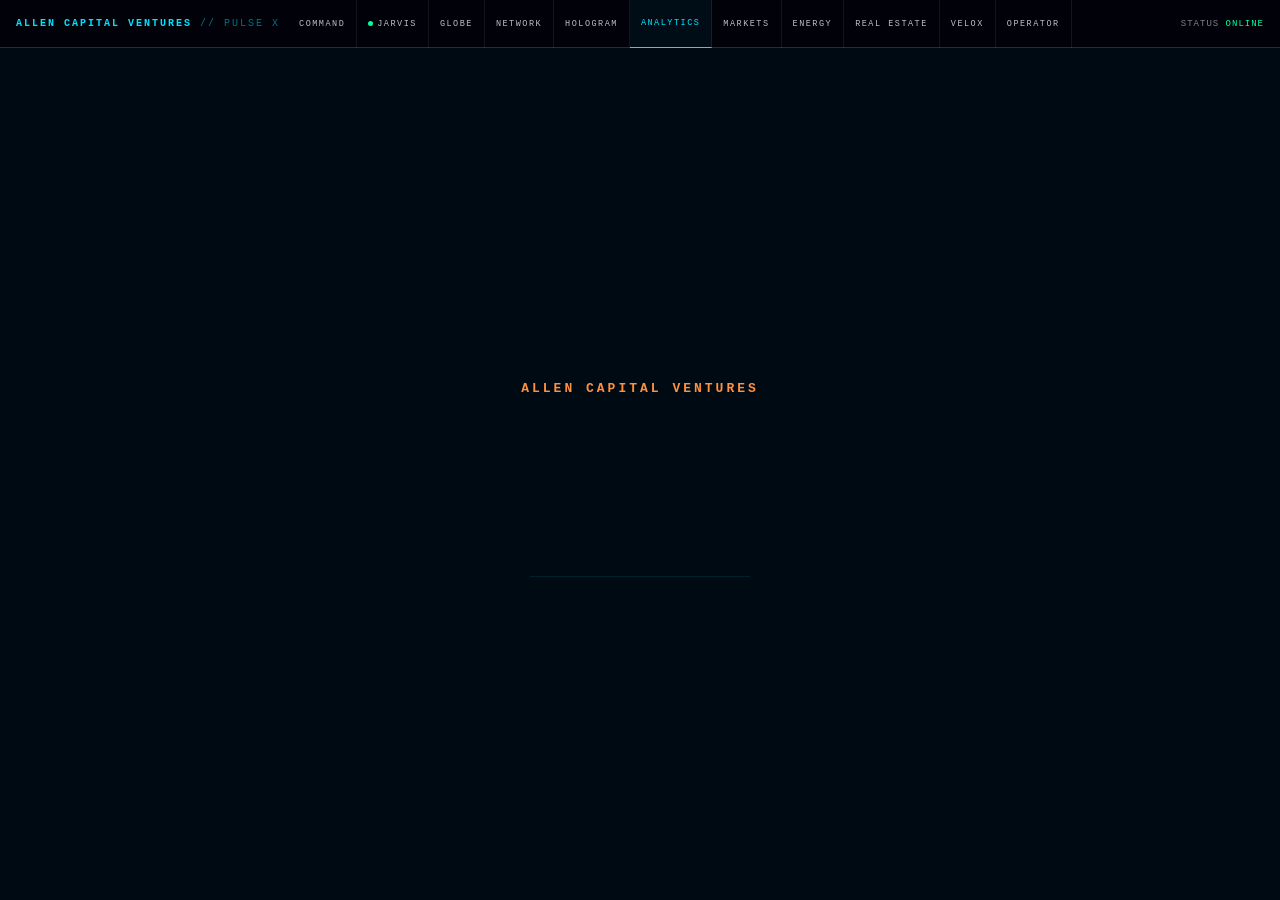
<file: analytics.html>
<!DOCTYPE html>
<html lang="en">
<head>
<meta charset="UTF-8"/>
<meta name="viewport" content="width=device-width,initial-scale=1.0"/>
<title>APEX // ANALYTICS</title>
<style>
*{box-sizing:border-box;margin:0;padding:0;}
html,body{background:#000a12;color:#ffffff;font-family:'Courier New',monospace;overflow:hidden;height:100%;width:100%;}
#nav{position:fixed;top:0;left:0;right:0;z-index:1000;height:48px;background:rgba(0,2,10,0.98);border-bottom:1px solid rgba(0,229,255,0.25);display:flex;align-items:center;justify-content:space-between;padding:0 16px;backdrop-filter:blur(12px);}
#nav-brand{font-size:10px;font-weight:bold;letter-spacing:2px;color:#00e5ff;white-space:nowrap;flex-shrink:0;}
#nav-brand span{color:rgba(0,229,255,0.5);font-weight:normal;}
#nav-links{display:flex;list-style:none;overflow-x:auto;scrollbar-width:none;flex:1;margin:0 8px;}
#nav-links::-webkit-scrollbar{display:none;}
#nav-links li a{display:flex;align-items:center;gap:4px;padding:0 11px;height:48px;font-size:8.5px;letter-spacing:1.5px;color:rgba(255,255,255,0.75);text-decoration:none;border-right:0.5px solid rgba(255,255,255,0.08);transition:color 0.2s,background 0.2s;white-space:nowrap;font-weight:500;}
#nav-links li a:hover{color:#ffffff;background:rgba(255,255,255,0.06);}
#nav-links li a.active{color:#00e5ff;border-bottom:1.5px solid #00e5ff;background:rgba(0,229,255,0.05);}
.jdot{width:5px;height:5px;border-radius:50%;background:#00ff9d;display:inline-block;animation:jd 2s ease-in-out infinite;flex-shrink:0;}
.jdot.speak{background:#00e5ff;animation:jds 0.35s ease-in-out infinite;box-shadow:0 0 8px #00e5ff;}
@keyframes jd{0%,100%{opacity:0.5;transform:scale(1);}50%{opacity:1;transform:scale(1.4);}}
@keyframes jds{0%,100%{transform:scale(1);}50%{transform:scalfe(1.9);}}
#nav-right{font-size:9px;color:rgba(255,255,255,0.5);letter-spacing:1px;flex-shrink:0;white-space:nowrap;}
#nav-right span{color:#00ff9d;}
#nav-toggle{display:none;flex-direction:column;gap:5px;cursor:pointer;padding:8px;flex-shrink:0;}
#nav-toggle span{display:block;width:20px;height:1px;background:#ffffff;}
#nav-drawer{display:none;position:fixed;top:48px;left:0;right:0;background:rgba(0,2,10,0.98);border-bottom:1px solid rgba(0,229,255,0.15);z-index:999;}
#nav-drawer.open{display:block;}
#nav-drawer li{list-style:none;}
#nav-drawer li a{display:block;padding:13px 20px;font-size:9px;letter-spacing:1.5px;color:rgba(255,255,255,0.7);text-decoration:none;border-bottom:0.5px solid rgba(255,255,255,0.06);}
#nav-drawer li a:hover,#nav-drawer li a.active{color:#00e5ff;}
#scene{position:fixed;top:48px;left:0;right:0;bottom:0;overflow:hidden;width:100vw;height:calc(100vh - 48px);}
#scene canvas{position:absolute;inset:0;width:100%!important;height:100%!important;}
.hud{position:absolute;pointer-events:none;font-family:'Courier New',monospace;font-size:8.5px;line-height:2;}
#htl{top:10px;left:14px;color:rgba(255,255,255,0.8);}
#htr{top:10px;right:14px;color:rgba(255,255,255,0.8);text-align:right;}
#hbl{bottom:40px;left:14px;color:rgba(255,255,255,0.5);}
#hbr{bottom:40px;right:14px;color:rgba(255,255,255,0.5);text-align:right;}
#ticker{position:absolute;bottom:0;left:0;right:0;height:32px;background:rgba(0,2,10,0.97);border-top:0.5px solid rgba(0,229,255,0.15);display:flex;align-items:center;overflow:hidden;z-index:10;}
#tick-inner{white-space:nowrap;font-size:8.5px;color:rgba(0,229,255,0.6);letter-spacing:0.8px;display:inline-block;}
#action-btn{position:absolute;bottom:38px;left:50%;transform:translateX(-50%);z-index:20;background:rgba(0,4,14,0.92);border:0.5px solid rgba(0,229,255,0.4);border-radius:4px;padding:8px 28px;font-family:'Courier New',monospace;font-size:9px;letter-spacing:2px;color:#00e5ff;cursor:pointer;transition:all 0.2s;white-space:nowrap;}
#action-btn:hover{background:rgba(0,229,255,0.12);border-color:#00e5ff;box-shadow:0 0 14px rgba(0,229,255,0.25);}
#action-btn.active{background:#00e5ff;color:#000a12;}
#jarvis-ctrl{position:absolute;bottom:38px;right:14px;z-index:20;background:rgba(0,4,14,0.9);border:0.5px solid rgba(0,229,255,0.2);border-radius:4px;padding:6px 12px;font-family:'Courier New',monospace;font-size:8px;letter-spacing:1px;color:rgba(255,255,255,0.7);cursor:pointer;transition:all 0.2s;}
#jarvis-ctrl:hover{color:#ffffff;border-color:rgba(0,229,255,0.5);}
#boot{position:absolute;inset:0;background:#000a12;display:flex;flex-direction:column;align-items:center;justify-content:center;z-index:100;transition:opacity 0.9s;}
#boot-txt{text-align:center;font-size:10px;letter-spacing:2px;line-height:2.8;}
#boot-bar-w{width:220px;height:1px;background:rgba(0,229,255,0.1);margin-top:20px;}
#boot-bar{height:1px;background:#00e5ff;width:0%;}
#tt{position:absolute;pointer-events:none;opacity:0;transition:opacity 0.12s;z-index:30;background:rgba(0,2,12,0.97);border-radius:6px;padding:12px 16px;font-size:10px;min-width:185px;font-family:'Courier New',monospace;}
.tt-row{display:flex;justify-content:space-between;font-size:9px;color:rgba(255,255,255,0.55);padding:2px 0;border-bottom:0.5px solid rgba(255,255,255,0.06);}
.tt-row span{color:#00e5ff;}
#drag-hint{position:absolute;bottom:70px;left:50%;transform:translateX(-50%);font-size:8px;letter-spacing:2px;color:rgba(255,255,255,0.3);pointer-events:none;font-family:'Courier New',monospace;white-space:nowrap;}
@media(max-width:860px){#nav-links{display:none;}#nav-toggle{display:flex;}#nav-right{display:none;}}
#scene{position:fixed;top:48px;left:0;right:0;bottom:0;overflow:hidden;width:100vw;height:calc(100vh - 48px);}
#scene canvas{position:absolute;inset:0;width:100%!important;height:100%!important;}
.hud{position:absolute;pointer-events:none;font-family:'Courier New',monospace;font-size:8.5px;line-height:2;}
#htl{top:10px;left:14px;color:#00e5ff;}
#htr{top:10px;right:14px;color:#00e5ff;text-align:right;}
#hbl{bottom:40px;left:14px;color:rgba(0,229,255,0.45);}
#hbr{bottom:40px;right:14px;color:rgba(0,229,255,0.45);text-align:right;}
#ticker{position:absolute;bottom:0;left:0;right:0;height:32px;background:rgba(0,4,14,0.97);border-top:0.5px solid rgba(0,229,255,0.1);display:flex;align-items:center;overflow:hidden;z-index:10;}
#tick-inner{white-space:nowrap;font-size:8.5px;color:rgba(0,200,255,0.55);letter-spacing:0.8px;display:inline-block;}
#action-btn{position:absolute;bottom:38px;left:50%;transform:translateX(-50%);z-index:20;background:rgba(0,4,14,0.92);border:0.5px solid rgba(0,229,255,0.35);border-radius:4px;padding:8px 28px;font-family:'Courier New',monospace;font-size:9px;letter-spacing:2px;color:#00e5ff;cursor:pointer;transition:all 0.2s;white-space:nowrap;}
#action-btn:hover{background:rgba(0,229,255,0.1);border-color:#00e5ff;box-shadow:0 0 12px rgba(0,229,255,0.2);}
#action-btn.active{background:#00e5ff;color:#000a12;}
#jarvis-ctrl{position:absolute;bottom:38px;right:14px;z-index:20;background:rgba(0,4,14,0.9);border:0.5px solid rgba(0,229,255,0.18);border-radius:4px;padding:6px 12px;font-family:'Courier New',monospace;font-size:8px;letter-spacing:1px;color:rgba(0,229,255,0.6);cursor:pointer;transition:all 0.2s;}
#jarvis-ctrl:hover{color:#00e5ff;border-color:rgba(0,229,255,0.5);}
#boot{position:absolute;inset:0;background:#000a12;display:flex;flex-direction:column;align-items:center;justify-content:center;z-index:100;transition:opacity 0.9s;}
#boot-txt{text-align:center;color:#00e5ff;font-size:10px;letter-spacing:2px;line-height:2.8;}
#boot-bar-w{width:220px;height:1px;background:rgba(0,229,255,0.1);margin-top:20px;}
#boot-bar{height:1px;background:#00e5ff;width:0%;}
#tt{position:absolute;pointer-events:none;opacity:0;transition:opacity 0.12s;z-index:30;background:rgba(1,4,18,0.97);border-radius:6px;padding:12px 16px;font-size:10px;min-width:185px;font-family:'Courier New',monospace;}
.tt-row{display:flex;justify-content:space-between;font-size:9px;color:rgba(0,200,255,0.6);padding:2.5px 0;border-bottom:0.5px solid rgba(0,229,255,0.05);}
.tt-row span{color:#00e5ff;}
@media(max-width:860px){#nav-links{display:none;}#nav-toggle{display:flex;}#nav-right{display:none;}}

</style>
<style>
#scene{background:#000810;}
#htl{color:#ff9040;}#htr{color:#ff9040;text-align:right;}
#ticker{border-top-color:rgba(255,144,64,0.15);}
#tick-inner{color:rgba(255,160,80,0.55);}
#action-btn{border-color:rgba(255,144,64,0.4);color:#ff9040;}
#panels{position:absolute;inset:0;top:0;bottom:32px;display:grid;grid-template-columns:1fr 1fr 1fr;grid-template-rows:1fr 1fr;gap:1px;background:rgba(255,144,64,0.05);}
.apanel{background:rgba(0,6,18,0.94);position:relative;overflow:hidden;opacity:0;transition:opacity 0.5s;}
.apanel.show{opacity:1;}
.apanel canvas{position:absolute;inset:0;width:100%;height:100%;}
#boot-txt{color:#ff9040;}
#boot-bar{background:#ff9040;}
#div-lbl{position:absolute;top:8px;left:50%;transform:translateX(-50%);font-size:7.5px;letter-spacing:3px;color:rgba(255,144,64,0.25);pointer-events:none;white-space:nowrap;font-family:'Courier New',monospace;}
</style>
</head>
<body>
<nav id="nav">
  <div id="nav-brand">ALLEN CAPITAL VENTURES <span>// PULSE X</span></div>
  <ul id="nav-links">
    <li><a href="dashboard.html" id="nl-dashboard">COMMAND</a></li>
    <li><a href="jarvis.html" id="nl-jarvis"><span class="jdot"></span>JARVIS</a></li>
    <li><a href="globe.html" id="nl-globe">GLOBE</a></li>
    <li><a href="network.html" id="nl-network">NETWORK</a></li>
    <li><a href="hologram.html" id="nl-hologram">HOLOGRAM</a></li>
    <li><a href="analytics.html" id="nl-analytics" class="active">ANALYTICS</a></li>
    <li><a href="markets.html" id="nl-markets">MARKETS</a></li>
    <li><a href="energy.html" id="nl-energy">ENERGY</a></li>
    <li><a href="realestate.html" id="nl-realestate">REAL ESTATE</a></li>
    <li><a href="velox.html" id="nl-velox">VELOX</a></li>
    <li><a href="operator.html" id="nl-operator">OPERATOR</a></li>
  </ul>
  <div id="nav-right">STATUS <span>ONLINE</span></div>
  <div id="nav-toggle" onclick="document.getElementById('nav-drawer').classList.toggle('open')">
    <span></span><span></span><span></span>
  </div>
</nav>
<ul id="nav-drawer">
  <li><a href="dashboard.html">COMMAND</a></li>
  <li><a href="jarvis.html">JARVIS</a></li>
  <li><a href="globe.html">GLOBE</a></li>
  <li><a href="network.html">NETWORK</a></li>
  <li><a href="hologram.html">HOLOGRAM</a></li>
  <li><a href="analytics.html">ANALYTICS</a></li>
  <li><a href="markets.html">MARKETS</a></li>
  <li><a href="energy.html">ENERGY</a></li>
  <li><a href="realestate.html">REAL ESTATE</a></li>
  <li><a href="velox.html">VELOX</a></li>
  <li><a href="operator.html">OPERATOR</a></li>
</ul>

<div id="scene">
<div id="boot">
  <div id="boot-txt">
    <div style="font-size:13px;font-weight:bold;letter-spacing:3px;margin-bottom:8px;">ALLEN CAPITAL VENTURES</div>
    <div id="bl1" style="opacity:0;">APEX://ANALYTICS ENGINE INITIALIZING</div>
    <div id="bl2" style="opacity:0;">LOADING AI INFERENCE SYSTEMS</div>
    <div id="bl3" style="opacity:0;">CALIBRATING CAPITAL TRAJECTORY</div>
    <div id="bl4" style="opacity:0;">ACTIVATING ALL DATA PANELS</div>
    <div id="bl5" style="opacity:0;color:#00ff9d;">APEX — INFERENCE ENGINE ONLINE</div>
  </div>
  <div id="boot-bar-w"><div id="boot-bar"></div></div>
</div>
<div id="div-lbl">ALLEN CAPITAL VENTURES // APEX // ANALYTICS & AI INTELLIGENCE</div>
<div id="panels">
  <div class="apanel" id="ap0"><canvas id="cv0"></canvas></div>
  <div class="apanel" id="ap1" style="grid-column:2/4;"><canvas id="cv1"></canvas></div>
  <div class="apanel" id="ap2"><canvas id="cv2"></canvas></div>
  <div class="apanel" id="ap3"><canvas id="cv3"></canvas></div>
  <div class="apanel" id="ap4"><canvas id="cv4"></canvas></div>
</div>
<div class="hud" id="htl">
  <div style="color:#00ff9d;">● APEX INFERENCE ACTIVE</div>
  <div>OPS/SEC <span id="h-ops" style="color:#ff9040;">4,269,970</span></div>
  <div>CONFIDENCE <span style="color:#00ff9d;">94.5%</span></div>
  <div>OPERATOR <span style="color:#ff9040;">MR. ALLEN</span></div>
</div>
<div class="hud" id="htr">
  <div id="h-clock" style="font-size:13px;font-weight:bold;color:#ff9040;"></div>
  <div>TASKS/HR <span style="color:#ff9040;">18,340</span></div>
  <div>CAPITAL <span style="color:#00ff9d;">$4.28M</span></div>
  <div>UPTIME <span id="h-up" style="color:#ff9040;">00:00:00</span></div>
</div>
<button id="action-btn" onclick="runInference()">⚡ RUN INFERENCE</button>
<button id="jarvis-ctrl" onclick="toggleJarvis()">🔊 JARVIS</button>
<div id="ticker"><div id="tick-inner"></div></div>
</div>

<script>
const ST=Date.now();let inferring=false;
function resize2(cv,panel){cv.width=panel.offsetWidth;cv.height=panel.offsetHeight;}

// Panel 0 - Waveform
function initP0(){
  const cv=document.getElementById('cv0'),p=document.getElementById('ap0');
  let ctx2,pts=[],t=0,running=false;
  for(let i=0;i<120;i++)pts.push(0.3+Math.random()*0.4);
  function draw(){
    resize2(cv,p);const W2=cv.width,H2=cv.height;
    ctx2=cv.getContext('2d');ctx2.clearRect(0,0,W2,H2);
    ctx2.font='bold 10px Courier New';ctx2.fillStyle='#ff9040';ctx2.textAlign='left';ctx2.fillText('AI INFERENCE VELOCITY',12,28);
    ctx2.font='8px Courier New';ctx2.fillStyle='rgba(255,144,64,0.5)';ctx2.fillText('LIVE + 90D FORECAST',W2-145,18);
    const baseY=H2*0.62;
    ctx2.beginPath();
    pts.forEach((v,i)=>{const x=12+i*(W2-24)/pts.length,y=baseY-v*(H2*0.42);i===0?ctx2.moveTo(x,y):ctx2.lineTo(x,y);});
    const g=ctx2.createLinearGradient(0,0,W2,0);g.addColorStop(0,'rgba(255,144,64,0.6)');g.addColorStop(1,'rgba(255,220,0,0.9)');
    ctx2.strokeStyle=g;ctx2.lineWidth=1.8;ctx2.stroke();
    ctx2.lineTo(W2-12,baseY);ctx2.lineTo(12,baseY);ctx2.closePath();ctx2.fillStyle='rgba(255,144,64,0.07)';ctx2.fill();
    ctx2.beginPath();
    for(let i=80;i<120;i++){const x=12+i*(W2-24)/pts.length,y=baseY-(pts[i]+0.08+(i-80)*0.003)*(H2*0.42);i===80?ctx2.moveTo(x,y):ctx2.lineTo(x,y);}
    ctx2.strokeStyle='rgba(255,220,0,0.5)';ctx2.lineWidth=1;ctx2.setLineDash([4,4]);ctx2.stroke();ctx2.setLineDash([]);
    const ops=4269970+Math.floor(Math.sin(t*0.8)*50000)+(running?120000:0);
    ctx2.font='bold 26px Courier New';ctx2.fillStyle='#ff9040';ctx2.textAlign='left';ctx2.fillText(ops.toLocaleString(),12,H2-28);
    ctx2.font='8px Courier New';ctx2.fillStyle='rgba(255,144,64,0.5)';ctx2.fillText('OPS/SEC',12,H2-14);ctx2.fillText('▲ +22.4%',130,H2-14);
    t+=0.02;pts.shift();pts.push(Math.max(0.1,Math.min(0.99,0.3+0.55*(0.5+0.5*Math.sin(t*0.3))+(running?0.25:0)+(Math.random()-0.5)*0.08)));
    requestAnimationFrame(draw);
  }
  draw();return{setRun:v=>running=v};
}

// Panel 1 - Capital trajectory
function initP1(){
  const cv=document.getElementById('cv1'),p=document.getElementById('ap1');
  let ctx2,data=[],t=0;
  for(let i=0;i<80;i++)data.push(0.08+i/80*0.65+Math.random()*0.04);
  function draw(){
    resize2(cv,p);const W2=cv.width,H2=cv.height;
    ctx2=cv.getContext('2d');ctx2.clearRect(0,0,W2,H2);
    ctx2.font='bold 10px Courier New';ctx2.fillStyle='#00e5ff';ctx2.textAlign='left';ctx2.fillText('CAPITAL TRAJECTORY',12,24);
    ctx2.font='8px Courier New';ctx2.fillStyle='rgba(0,229,255,0.5)';ctx2.fillText('+127% YTD',W2-80,18);
    const pad=40;
    ctx2.beginPath();
    data.forEach((d,i)=>{const x=pad+i*(W2-pad*2)/data.length,y=H2-pad-(d*(H2-pad*2));i===0?ctx2.moveTo(x,y):ctx2.lineTo(x,y);});
    const g=ctx2.createLinearGradient(0,0,W2,0);g.addColorStop(0,'rgba(0,229,255,0.4)');g.addColorStop(1,'rgba(0,255,157,0.9)');
    ctx2.strokeStyle=g;ctx2.lineWidth=2;ctx2.stroke();
    [20,40,60,79].forEach(i=>{const x=pad+i*(W2-pad*2)/data.length,y=H2-pad-(data[i]*(H2-pad*2));ctx2.beginPath();ctx2.arc(x,y,4,0,Math.PI*2);ctx2.fillStyle='#00e5ff';ctx2.fill();});
    ctx2.font='8px Courier New';ctx2.fillStyle='rgba(0,229,255,0.4)';ctx2.textAlign='center';
    ['12M AGO','9M','6M','3M','NOW'].forEach((l,i)=>{ctx2.fillText(l,pad+i*(W2-pad*2)/4,H2-8);});
    const cap=4.28+Math.sin(t*0.5)*0.12;
    ctx2.font='bold 22px Courier New';ctx2.fillStyle='#00e5ff';ctx2.textAlign='left';ctx2.fillText('$'+cap.toFixed(2)+'M',12,H2-8);
    t+=0.015;data.shift();data.push(Math.min(0.98,data[data.length-1]+0.003+Math.random()*0.008-0.002));
    requestAnimationFrame(draw);
  }
  draw();
}

// Panel 2 - Funnel
function initP2(){
  const cv=document.getElementById('cv2'),p=document.getElementById('ap2');
  let ctx2,t=0,active=false;
  const stages=[{l:'DATA INGESTION',v:100,c:'#00e5ff'},{l:'AI PROCESSING',v:84,c:'#00e5ff'},{l:'AUTOMATION RUN',v:71,c:'#ffd700'},{l:'DECISION OUTPUT',v:58,c:'#ffd700'},{l:'CAPITAL ACTION',v:34,c:'#00ff9d'}];
  function draw(){
    resize2(cv,p);const W2=cv.width,H2=cv.height;
    ctx2=cv.getContext('2d');ctx2.clearRect(0,0,W2,H2);
    ctx2.font='bold 10px Courier New';ctx2.fillStyle='#00ff9d';ctx2.textAlign='left';ctx2.fillText('CONVERSION FUNNEL',12,24);
    const bh=Math.floor((H2-48)/stages.length)-5;
    stages.forEach((s,i)=>{
      const y=36+i*(bh+5),maxW=W2-75,pulse=active?1+0.15*Math.sin(t*3+i):1;
      ctx2.fillStyle=ha(s.c,0.12);ctx2.fillRect(10,y,maxW,bh);
      ctx2.fillStyle=ha(s.c,0.45);ctx2.fillRect(10,y,maxW*s.v/100*pulse,bh);
      ctx2.strokeStyle=ha(s.c,0.5);ctx2.lineWidth=0.6;ctx2.strokeRect(10,y,maxW,bh);
      ctx2.font='8px Courier New';ctx2.fillStyle=ha(s.c,0.85);ctx2.textAlign='left';ctx2.fillText(s.l,14,y+bh/2+3);
      ctx2.textAlign='right';ctx2.fillText(s.v+'%',W2-6,y+bh/2+3);
    });
    t+=0.02;requestAnimationFrame(draw);
  }
  draw();return{setActive:v=>active=v};
}

// Panel 3 - Radar
function initP3(){
  const cv=document.getElementById('cv3'),p=document.getElementById('ap3');
  let ctx2,t=0,active=false;
  const axes=['AI','SPEED','CAPITAL','AUTO','DATA','REACH'],vals=[0.9,0.75,0.85,0.8,0.95,0.7];
  function draw(){
    resize2(cv,p);const W2=cv.width,H2=cv.height;
    ctx2=cv.getContext('2d');ctx2.clearRect(0,0,W2,H2);
    ctx2.font='bold 10px Courier New';ctx2.fillStyle='#ffd700';ctx2.textAlign='left';ctx2.fillText('MARKET RADAR',12,24);
    const cx=W2/2,cy=H2/2+10,r=Math.min(W2,H2)*0.3;
    [0.33,0.66,1].forEach(f=>{ctx2.beginPath();axes.forEach((_,i)=>{const a=i*Math.PI*2/axes.length-Math.PI/2,rx=cx+r*f*Math.cos(a),ry=cy+r*f*Math.sin(a);i===0?ctx2.moveTo(rx,ry):ctx2.lineTo(rx,ry);});ctx2.closePath();ctx2.strokeStyle='rgba(255,215,0,0.1)';ctx2.lineWidth=0.5;ctx2.stroke();});
    axes.forEach((_,i)=>{const a=i*Math.PI*2/axes.length-Math.PI/2;ctx2.beginPath();ctx2.moveTo(cx,cy);ctx2.lineTo(cx+r*Math.cos(a),cy+r*Math.sin(a));ctx2.strokeStyle='rgba(255,215,0,0.12)';ctx2.lineWidth=0.5;ctx2.stroke();const tx=cx+(r+16)*Math.cos(a),ty=cy+(r+16)*Math.sin(a);ctx2.font='7.5px Courier New';ctx2.fillStyle='rgba(255,215,0,0.6)';ctx2.textAlign='center';ctx2.fillText(axes[i],tx,ty+3);});
    const pulse=active?1+0.06*Math.sin(t*4):1;
    ctx2.beginPath();vals.forEach((v,i)=>{const a=i*Math.PI*2/axes.length-Math.PI/2,rx=cx+r*v*pulse*Math.cos(a),ry=cy+r*v*pulse*Math.sin(a);i===0?ctx2.moveTo(rx,ry):ctx2.lineTo(rx,ry);});
    ctx2.closePath();ctx2.fillStyle='rgba(255,215,0,0.1)';ctx2.fill();ctx2.strokeStyle='rgba(255,215,0,0.7)';ctx2.lineWidth=1.2;ctx2.stroke();
    vals.forEach((v,i)=>{const a=i*Math.PI*2/axes.length-Math.PI/2,rx=cx+r*v*pulse*Math.cos(a),ry=cy+r*v*pulse*Math.sin(a);ctx2.beginPath();ctx2.arc(rx,ry,3,0,Math.PI*2);ctx2.fillStyle='#ffd700';ctx2.fill();});
    t+=0.02;requestAnimationFrame(draw);
  }
  draw();return{setActive:v=>active=v};
}

// Panel 4 - Confidence arcs
function initP4(){
  const cv=document.getElementById('cv4'),p=document.getElementById('ap4');
  let ctx2,t=0,active=false;
  const scores=[{l:'SPEED',v:84,c:'#ffd700'},{l:'ACCURACY',v:75,c:'#ff9040'},{l:'CAPITAL',v:90,c:'#00ff9d'}];
  function draw(){
    resize2(cv,p);const W2=cv.width,H2=cv.height;
    ctx2=cv.getContext('2d');ctx2.clearRect(0,0,W2,H2);
    ctx2.font='bold 10px Courier New';ctx2.fillStyle='#c060ff';ctx2.textAlign='left';ctx2.fillText('AI CONFIDENCE SCORES',12,24);
    const n=scores.length,cw=W2/n;
    scores.forEach((s,i)=>{
      const cx=cw*(i+0.5),cy=H2*0.54,r=Math.min(cw,H2)*0.3;
      const pulse=active?s.v/100+0.06*Math.sin(t*3+i):s.v/100;
      ctx2.beginPath();ctx2.arc(cx,cy,r,0.75*Math.PI,0.25*Math.PI);ctx2.strokeStyle='rgba(255,255,255,0.07)';ctx2.lineWidth=7;ctx2.stroke();
      ctx2.beginPath();ctx2.arc(cx,cy,r,0.75*Math.PI,0.75*Math.PI+pulse*1.5*Math.PI);ctx2.strokeStyle=s.c;ctx2.lineWidth=7;ctx2.stroke();
      ctx2.font='bold 20px Courier New';ctx2.fillStyle=s.c;ctx2.textAlign='center';ctx2.fillText(s.v+'%',cx,cy+7);
      ctx2.font='7.5px Courier New';ctx2.fillStyle='rgba(255,255,255,0.4)';ctx2.fillText(s.l,cx,cy+20);
    });
    t+=0.02;requestAnimationFrame(draw);
  }
  draw();return{setActive:v=>active=v};
}

let ctrls=[];
function runInference(){
  if(inferring)return;inferring=true;
  ctrls.forEach(c=>{if(c&&c.setRun)c.setRun(true);if(c&&c.setActive)c.setActive(true);});
  JARVIS.speak('Running full inference sweep, Mr. Allen. APEX analytics engine firing on all cylinders. AI velocity peaking at four point two million operations per second. Capital trajectory projecting one hundred and twenty seven percent. Confidence score ninety four point five — high conviction, sir.');
  document.getElementById('action-btn').classList.add('active');
  document.getElementById('action-btn').textContent='⚡ RUNNING...';
  setTimeout(()=>{inferring=false;ctrls.forEach(c=>{if(c&&c.setRun)c.setRun(false);if(c&&c.setActive)c.setActive(false);});document.getElementById('action-btn').classList.remove('active');document.getElementById('action-btn').textContent='⚡ RUN INFERENCE';},8000);
}

const TICKS='APEX://INFERENCE ACTIVE /// AI VELOCITY 4.2M OPS/SEC /// CAPITAL +127% YTD /// CONFIDENCE 94.5% /// TASKS/HR 18,340 /// ALLEN CAPITAL VENTURES // APEX /// ';
const tEl=document.getElementById('tick-inner');tEl.textContent=TICKS+TICKS;

setInterval(()=>{
  document.getElementById('h-clock').textContent=new Date().toLocaleTimeString('en-US',{hour12:false});
  const el=Math.floor((Date.now()-ST)/1000);
  document.getElementById('h-up').textContent=String(Math.floor(el/3600)).padStart(2,'0')+':'+String(Math.floor((el%3600)/60)).padStart(2,'0')+':'+String(el%60).padStart(2,'0');
  document.getElementById('h-ops').textContent=(4269970+Math.floor(Math.random()*80000-40000)).toLocaleString();
},1000);

function loop(){animTicker(TICKS);requestAnimationFrame(loop);}loop();

document.getElementById('boot').style.display='none';
{
  ['ap0','ap1','ap2','ap3','ap4'].forEach((id,i)=>setTimeout(()=>document.getElementById(id).classList.add('show'),i*150));
  ctrls=[initP0(),null,initP2(),initP3(),initP4()];initP1();
});
</script>
<script>
// JARVIS v2 — Claude API powered, never repeats, fully conversational
const JARVIS = {
  voice: null,
  speaking: false,
  conversationHistory: [],
  
  systemPrompt: `You are JARVIS, the artificial intelligence core of Allen Capital Ventures PULSE X operating system. You speak in a calm, precise, authoritative British accent — exactly like JARVIS from Iron Man. You address the operator as "Mr. Allen" or "sir". You are deeply knowledgeable about all six Allen Capital Ventures divisions:

- CORNERSTONE: Real estate and construction intelligence. Bakersfield CA home market. 15 active acquisition markets across CA, FL, TX, GA, NV, AZ. Focus on reverse selling, expired listings, cold calling, fix-and-flip, BRRRR strategy.
- CIPHER: Markets and capital intelligence. Crypto, equities, commodities. Live market monitoring.
- VOLTAGE: Energy and infrastructure. National grid monitoring, data center infrastructure, renewable energy tracking.
- VELOX: Aerospace and rocket construction. ACV-MK1 launch vehicle. Full launch capability.
- APEX: Analytics and AI intelligence. Real-time inference, capital trajectory modeling, confidence scoring.
- PULSE X: AI and technology. The system you run on. Automation, intelligence infrastructure.

Keep responses concise — 2 to 4 sentences max unless asked for detail. Vary your responses every time. Never use the same phrasing twice. Sound intelligent, precise, and slightly cinematic. Occasionally mention specific data points, market conditions, or strategic insights relevant to what Mr. Allen is working on.`,

  async askClaude(userMessage) {
    this.conversationHistory.push({ role: 'user', content: userMessage });
    
    try {
      const response = await fetch('https://api.anthropic.com/v1/messages', {
        method: 'POST',
        headers: { 'Content-Type': 'application/json' },
        body: JSON.stringify({
          model: 'claude-sonnet-4-20250514',
          max_tokens: 1000,
          system: this.systemPrompt,
          messages: this.conversationHistory.slice(-10),
        })
      });
      
      const data = await response.json();
      const reply = data.content?.[0]?.text || this.fallback();
      this.conversationHistory.push({ role: 'assistant', content: reply });
      return reply;
    } catch(e) {
      return this.fallback();
    }
  },

  fallback() {
    const opts = [
      "All systems nominal across the Allen Capital Ventures network, Mr. Allen. PULSE X is standing by.",
      "CORNERSTONE is tracking elevated activity in your Florida markets, sir. Conditions remain favorable for acquisition.",
      "CIPHER is flagging an interesting pattern in the fear and greed index, Mr. Allen. Worth reviewing when you have a moment.",
      "VELOX systems are on standby, sir. All nine engines showing nominal pre-checks.",
      "APEX confidence score is holding at ninety four point five percent, Mr. Allen. High conviction signal.",
      "The network is fully operational, sir. All fifteen market nodes reporting nominal status.",
    ];
    return opts[Math.floor(Math.random() * opts.length)];
  },

  pageContexts: {
    'dashboard.html': "Mr. Allen has just opened the Allen Capital Ventures Command Center. All six divisions are visible. Give a brief, varied, intelligent status update. Never say the exact same thing twice.",
    'jarvis.html': "Mr. Allen has entered the JARVIS interactive interface. Greet him with something fresh and invite conversation. Vary it every single time.",
    'globe.html': "Mr. Allen is viewing the global intelligence map. Give a brief varied comment about global market conditions or acquisition zones.",
    'network.html': "Mr. Allen is viewing the PULSE X national intelligence network. Comment on the power grid or market routes.",
    'analytics.html': "Mr. Allen is viewing APEX analytics. Give a varied brief on current AI inference metrics or capital trajectory.",
    'markets.html': "Mr. Allen is viewing CIPHER markets. Give a varied brief on current market conditions. Reference specific data points.",
    'energy.html': "Mr. Allen is viewing VOLTAGE energy intelligence. Give a varied brief on grid status or energy opportunity.",
    'realestate.html': "Mr. Allen is viewing CORNERSTONE property scanner. Give a varied brief on real estate conditions or property intelligence.",
    'velox.html': "Mr. Allen is viewing VELOX aerospace. Give a varied brief on launch vehicle status or aerospace intelligence.",
    'operator.html': "Mr. Allen is viewing his operator profile. Give a brief, confident acknowledgment of his status.",
    'hologram.html': "Mr. Allen is viewing the holographic interface. Give a brief varied comment about the visualization systems.",
  },

  init() {
    if (!window.speechSynthesis) return;
    const load = () => {
      const voices = window.speechSynthesis.getVoices();
      const preferred = ['Daniel', 'Google UK English Male', 'Microsoft George', 'Alex'];
      for (const n of preferred) {
        const v = voices.find(x => x.name.includes(n));
        if (v) { this.voice = v; break; }
      }
      if (!this.voice && voices.length) this.voice = voices.find(v => v.lang.includes('en')) || voices[0];
    };
    load();
    window.speechSynthesis.onvoiceschanged = load;
  },

  speak(text) {
    if (!window.speechSynthesis) return;
    window.speechSynthesis.cancel();
    const u = new SpeechSynthesisUtterance(text);
    if (this.voice) u.voice = this.voice;
    u.rate = 0.88; u.pitch = 0.82; u.volume = 0.92;
    u.onstart = () => { this.speaking = true; document.querySelectorAll('.jdot').forEach(d => d.classList.add('speak')); };
    u.onend = () => { this.speaking = false; document.querySelectorAll('.jdot').forEach(d => d.classList.remove('speak')); };
    window.speechSynthesis.speak(u);
  },

  async speakPage() {
    const pg = window.location.pathname.split('/').pop() || 'dashboard.html';
    const ctx = this.pageContexts[pg] || this.pageContexts['dashboard.html'];
    const response = await this.askClaude(ctx);
    setTimeout(() => this.speak(response), 1800);
    return response;
  },

  stop() {
    window.speechSynthesis && window.speechSynthesis.cancel();
    this.speaking = false;
    document.querySelectorAll('.jdot').forEach(d => d.classList.remove('speak'));
  }
};

JARVIS.init();

function setActiveNav() {
  const pg = window.location.pathname.split('/').pop() || 'dashboard.html';
  const id = pg.replace('.html', '');
  const el = document.getElementById('nl-' + id);
  if (el) el.classList.add('active');
}
setActiveNav();

function toggleJarvis() {
  if (JARVIS.speaking) JARVIS.stop();
  else JARVIS.speakPage();
}

function bootSeq(col, cb) {
  const lines = ['bl1','bl2','bl3','bl4','bl5'];
  const bar = document.getElementById('boot-bar');
  const scr = document.getElementById('boot');
  if (col) bar.style.background = col;
  let i = 0;
  const iv = setInterval(() => {
    if (i < lines.length) {
      const el = document.getElementById(lines[i]);
      if (el) el.style.opacity = '1';
      bar.style.width = ((i+1)/lines.length*100) + '%';
      i++;
    } else {
      clearInterval(iv);
      setTimeout(() => {
        scr.style.opacity = '0';
        setTimeout(() => {
          scr.style.display = 'none';
          if (cb) cb();
          JARVIS.speakPage();
        }, 900);
      }, 700);
    }
  }, 420);
}

function ha(h, a) {
  try { const r=parseInt(h.slice(1,3),16),g=parseInt(h.slice(3,5),16),b=parseInt(h.slice(5,7),16); return `rgba(${r},${g},${b},${a})`; }
  catch { return `rgba(0,200,255,${a})`; }
}

let tickX = 0;
function animTicker(str) {
  tickX -= 0.5;
  if (Math.abs(tickX) > (str||'').length * 5.9) tickX = 0;
  const el = document.getElementById('tick-inner');
  if (el) el.style.transform = `translateX(${tickX}px)`;
}
</script>

</body>
</html>
</file>
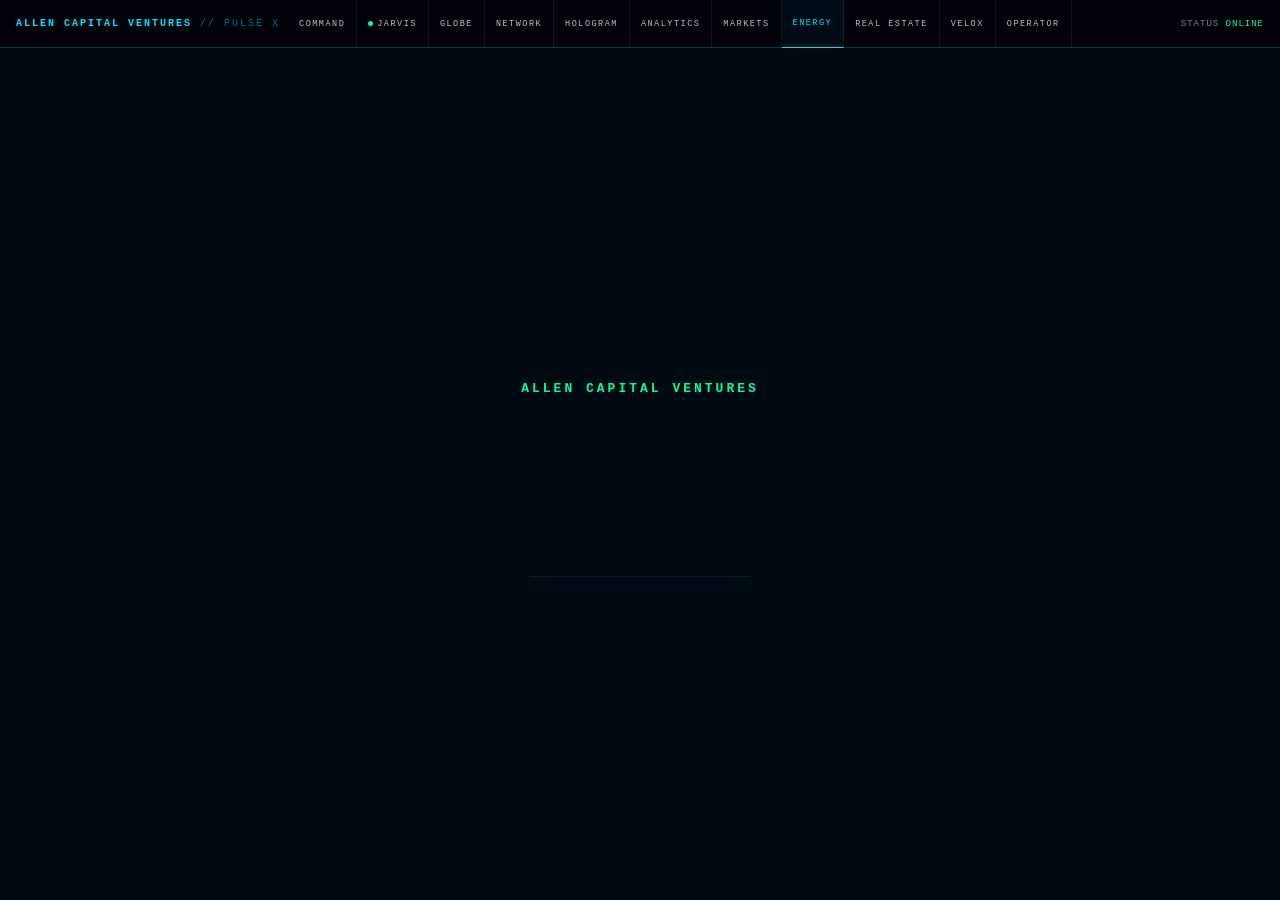
<file: energy.html>
<!DOCTYPE html>
<html lang="en">
<head>
<meta charset="UTF-8"/>
<meta name="viewport" content="width=device-width,initial-scale=1.0"/>
<title>VOLTAGE // ENERGY</title>
<style>
*{box-sizing:border-box;margin:0;padding:0;}
html,body{background:#000a12;color:#ffffff;font-family:'Courier New',monospace;overflow:hidden;height:100%;width:100%;}
#nav{position:fixed;top:0;left:0;right:0;z-index:1000;height:48px;background:rgba(0,2,10,0.98);border-bottom:1px solid rgba(0,229,255,0.25);display:flex;align-items:center;justify-content:space-between;padding:0 16px;backdrop-filter:blur(12px);}
#nav-brand{font-size:10px;font-weight:bold;letter-spacing:2px;color:#00e5ff;white-space:nowrap;flex-shrink:0;}
#nav-brand span{color:rgba(0,229,255,0.5);font-weight:normal;}
#nav-links{display:flex;list-style:none;overflow-x:auto;scrollbar-width:none;flex:1;margin:0 8px;}
#nav-links::-webkit-scrollbar{display:none;}
#nav-links li a{display:flex;align-items:center;gap:4px;padding:0 11px;height:48px;font-size:8.5px;letter-spacing:1.5px;color:rgba(255,255,255,0.75);text-decoration:none;border-right:0.5px solid rgba(255,255,255,0.08);transition:color 0.2s,background 0.2s;white-space:nowrap;font-weight:500;}
#nav-links li a:hover{color:#ffffff;background:rgba(255,255,255,0.06);}
#nav-links li a.active{color:#00e5ff;border-bottom:1.5px solid #00e5ff;background:rgba(0,229,255,0.05);}
.jdot{width:5px;height:5px;border-radius:50%;background:#00ff9d;display:inline-block;animation:jd 2s ease-in-out infinite;flex-shrink:0;}
.jdot.speak{background:#00e5ff;animation:jds 0.35s ease-in-out infinite;box-shadow:0 0 8px #00e5ff;}
@keyframes jd{0%,100%{opacity:0.5;transform:scale(1);}50%{opacity:1;transform:scale(1.4);}}
@keyframes jds{0%,100%{transform:scale(1);}50%{transform:scale(1.9);}}
#nav-right{font-size:9px;color:rgba(255,255,255,0.5);letter-spacing:1px;flex-shrink:0;white-space:nowrap;}
#nav-right span{color:#00ff9d;}
#nav-toggle{display:none;flex-direction:column;gap:5px;cursor:pointer;padding:8px;flex-shrink:0;}
#nav-toggle span{display:block;width:20px;height:1px;background:#ffffff;}
#nav-drawer{display:none;position:fixed;top:48px;left:0;right:0;background:rgba(0,2,10,0.98);border-bottom:1px solid rgba(0,229,255,0.15);z-index:999;}
#nav-drawer.open{display:block;}
#nav-drawer li{list-style:none;}
#nav-drawer li a{display:block;padding:13px 20px;font-size:9px;letter-spacing:1.5px;color:rgba(255,255,255,0.7);text-decoration:none;border-bottom:0.5px solid rgba(255,255,255,0.06);}
#nav-drawer li a:hover,#nav-drawer li a.active{color:#00e5ff;}
#scene{position:fixed;top:48px;left:0;right:0;bottom:0;overflow:hidden;width:100vw;height:calc(100vh - 48px);}
#scene canvas{position:absolute;inset:0;width:100%!important;height:100%!important;}
.hud{position:absolute;pointer-events:none;font-family:'Courier New',monospace;font-size:8.5px;line-height:2;}
#htl{top:10px;left:14px;color:rgba(255,255,255,0.8);}
#htr{top:10px;right:14px;color:rgba(255,255,255,0.8);text-align:right;}
#hbl{bottom:40px;left:14px;color:rgba(255,255,255,0.5);}
#hbr{bottom:40px;right:14px;color:rgba(255,255,255,0.5);text-align:right;}
#ticker{position:absolute;bottom:0;left:0;right:0;height:32px;background:rgba(0,2,10,0.97);border-top:0.5px solid rgba(0,229,255,0.15);display:flex;align-items:center;overflow:hidden;z-index:10;}
#tick-inner{white-space:nowrap;font-size:8.5px;color:rgba(0,229,255,0.6);letter-spacing:0.8px;display:inline-block;}
#action-btn{position:absolute;bottom:38px;left:50%;transform:translateX(-50%);z-index:20;background:rgba(0,4,14,0.92);border:0.5px solid rgba(0,229,255,0.4);border-radius:4px;padding:8px 28px;font-family:'Courier New',monospace;font-size:9px;letter-spacing:2px;color:#00e5ff;cursor:pointer;transition:all 0.2s;white-space:nowrap;}
#action-btn:hover{background:rgba(0,229,255,0.12);border-color:#00e5ff;box-shadow:0 0 14px rgba(0,229,255,0.25);}
#action-btn.active{background:#00e5ff;color:#000a12;}
#jarvis-ctrl{position:absolute;bottom:38px;right:14px;z-index:20;background:rgba(0,4,14,0.9);border:0.5px solid rgba(0,229,255,0.2);border-radius:4px;padding:6px 12px;font-family:'Courier New',monospace;font-size:8px;letter-spacing:1px;color:rgba(255,255,255,0.7);cursor:pointer;transition:all 0.2s;}
#jarvis-ctrl:hover{color:#ffffff;border-color:rgba(0,229,255,0.5);}
#boot{position:absolute;inset:0;background:#000a12;display:flex;flex-direction:column;align-items:center;justify-content:center;z-index:100;transition:opacity 0.9s;}
#boot-txt{text-align:center;font-size:10px;letter-spacing:2px;line-height:2.8;}
#boot-bar-w{width:220px;height:1px;background:rgba(0,229,255,0.1);margin-top:20px;}
#boot-bar{height:1px;background:#00e5ff;width:0%;}
#tt{position:absolute;pointer-events:none;opacity:0;transition:opacity 0.12s;z-index:30;background:rgba(0,2,12,0.97);border-radius:6px;padding:12px 16px;font-size:10px;min-width:185px;font-family:'Courier New',monospace;}
.tt-row{display:flex;justify-content:space-between;font-size:9px;color:rgba(255,255,255,0.55);padding:2px 0;border-bottom:0.5px solid rgba(255,255,255,0.06);}
.tt-row span{color:#00e5ff;}
#drag-hint{position:absolute;bottom:70px;left:50%;transform:translateX(-50%);font-size:8px;letter-spacing:2px;color:rgba(255,255,255,0.3);pointer-events:none;font-family:'Courier New',monospace;white-space:nowrap;}
@media(max-width:860px){#nav-links{display:none;}#nav-toggle{display:flex;}#nav-right{display:none;}}
#scene{position:fixed;top:48px;left:0;right:0;bottom:0;overflow:hidden;width:100vw;height:calc(100vh - 48px);}
#scene canvas{position:absolute;inset:0;width:100%!important;height:100%!important;}
.hud{position:absolute;pointer-events:none;font-family:'Courier New',monospace;font-size:8.5px;line-height:2;}
#htl{top:10px;left:14px;color:#00e5ff;}
#htr{top:10px;right:14px;color:#00e5ff;text-align:right;}
#hbl{bottom:40px;left:14px;color:rgba(0,229,255,0.45);}
#hbr{bottom:40px;right:14px;color:rgba(0,229,255,0.45);text-align:right;}
#ticker{position:absolute;bottom:0;left:0;right:0;height:32px;background:rgba(0,4,14,0.97);border-top:0.5px solid rgba(0,229,255,0.1);display:flex;align-items:center;overflow:hidden;z-index:10;}
#tick-inner{white-space:nowrap;font-size:8.5px;color:rgba(0,200,255,0.55);letter-spacing:0.8px;display:inline-block;}
#action-btn{position:absolute;bottom:38px;left:50%;transform:translateX(-50%);z-index:20;background:rgba(0,4,14,0.92);border:0.5px solid rgba(0,229,255,0.35);border-radius:4px;padding:8px 28px;font-family:'Courier New',monospace;font-size:9px;letter-spacing:2px;color:#00e5ff;cursor:pointer;transition:all 0.2s;white-space:nowrap;}
#action-btn:hover{background:rgba(0,229,255,0.1);border-color:#00e5ff;box-shadow:0 0 12px rgba(0,229,255,0.2);}
#action-btn.active{background:#00e5ff;color:#000a12;}
#jarvis-ctrl{position:absolute;bottom:38px;right:14px;z-index:20;background:rgba(0,4,14,0.9);border:0.5px solid rgba(0,229,255,0.18);border-radius:4px;padding:6px 12px;font-family:'Courier New',monospace;font-size:8px;letter-spacing:1px;color:rgba(0,229,255,0.6);cursor:pointer;transition:all 0.2s;}
#jarvis-ctrl:hover{color:#00e5ff;border-color:rgba(0,229,255,0.5);}
#boot{position:absolute;inset:0;background:#000a12;display:flex;flex-direction:column;align-items:center;justify-content:center;z-index:100;transition:opacity 0.9s;}
#boot-txt{text-align:center;color:#00e5ff;font-size:10px;letter-spacing:2px;line-height:2.8;}
#boot-bar-w{width:220px;height:1px;background:rgba(0,229,255,0.1);margin-top:20px;}
#boot-bar{height:1px;background:#00e5ff;width:0%;}
#tt{position:absolute;pointer-events:none;opacity:0;transition:opacity 0.12s;z-index:30;background:rgba(1,4,18,0.97);border-radius:6px;padding:12px 16px;font-size:10px;min-width:185px;font-family:'Courier New',monospace;}
.tt-row{display:flex;justify-content:space-between;font-size:9px;color:rgba(0,200,255,0.6);padding:2.5px 0;border-bottom:0.5px solid rgba(0,229,255,0.05);}
.tt-row span{color:#00e5ff;}
@media(max-width:860px){#nav-links{display:none;}#nav-toggle{display:flex;}#nav-right{display:none;}}

</style>
<style>
#scene{background:#000810;}
#htl{color:#00ff9d;}#htr{color:#00ff9d;text-align:right;}
#ticker{border-top-color:rgba(0,255,157,0.15);}
#tick-inner{color:rgba(0,255,157,0.55);}
#action-btn{border-color:rgba(0,255,157,0.4);color:#00ff9d;}
#panels{position:absolute;inset:0;top:0;bottom:32px;display:grid;grid-template-columns:1fr 1fr 1fr;grid-template-rows:44px 1fr 1fr;gap:1px;background:rgba(0,255,157,0.04);}
.epanel{background:rgba(0,6,18,0.94);position:relative;overflow:hidden;opacity:0;transition:opacity 0.5s;}
.epanel.show{opacity:1;}
.epanel canvas{position:absolute;inset:0;width:100%;height:100%;}
#ep-stats{grid-column:1/4;display:flex;background:rgba(0,6,18,0.97)!important;border-bottom:0.5px solid rgba(0,255,157,0.1);opacity:1!important;}
.esbox{flex:1;padding:8px 12px;border-right:0.5px solid rgba(0,255,157,0.07);font-family:'Courier New',monospace;}
.esbox:last-child{border-right:none;}
.eslbl{font-size:7px;letter-spacing:1.5px;color:rgba(0,255,157,0.4);margin-bottom:2px;}
.esval{font-size:16px;font-weight:bold;}
.essub{font-size:7.5px;color:rgba(0,255,157,0.4);margin-top:1px;}
#boot-txt{color:#00ff9d;}#boot-bar{background:#00ff9d;}
#div-lbl{position:absolute;top:8px;left:50%;transform:translateX(-50%);font-size:7.5px;letter-spacing:3px;color:rgba(0,255,157,0.2);pointer-events:none;white-space:nowrap;font-family:'Courier New',monospace;}
</style>
</head>
<body>
<nav id="nav">
  <div id="nav-brand">ALLEN CAPITAL VENTURES <span>// PULSE X</span></div>
  <ul id="nav-links">
    <li><a href="dashboard.html" id="nl-dashboard">COMMAND</a></li>
    <li><a href="jarvis.html" id="nl-jarvis"><span class="jdot"></span>JARVIS</a></li>
    <li><a href="globe.html" id="nl-globe">GLOBE</a></li>
    <li><a href="network.html" id="nl-network">NETWORK</a></li>
    <li><a href="hologram.html" id="nl-hologram">HOLOGRAM</a></li>
    <li><a href="analytics.html" id="nl-analytics">ANALYTICS</a></li>
    <li><a href="markets.html" id="nl-markets">MARKETS</a></li>
    <li><a href="energy.html" id="nl-energy" class="active">ENERGY</a></li>
    <li><a href="realestate.html" id="nl-realestate">REAL ESTATE</a></li>
    <li><a href="velox.html" id="nl-velox">VELOX</a></li>
    <li><a href="operator.html" id="nl-operator">OPERATOR</a></li>
  </ul>
  <div id="nav-right">STATUS <span>ONLINE</span></div>
  <div id="nav-toggle" onclick="document.getElementById('nav-drawer').classList.toggle('open')">
    <span></span><span></span><span></span>
  </div>
</nav>
<ul id="nav-drawer">
  <li><a href="dashboard.html">COMMAND</a></li>
  <li><a href="jarvis.html">JARVIS</a></li>
  <li><a href="globe.html">GLOBE</a></li>
  <li><a href="network.html">NETWORK</a></li>
  <li><a href="hologram.html">HOLOGRAM</a></li>
  <li><a href="analytics.html">ANALYTICS</a></li>
  <li><a href="markets.html">MARKETS</a></li>
  <li><a href="energy.html">ENERGY</a></li>
  <li><a href="realestate.html">REAL ESTATE</a></li>
  <li><a href="velox.html">VELOX</a></li>
  <li><a href="operator.html">OPERATOR</a></li>
</ul>

<div id="scene">
<div id="boot">
  <div id="boot-txt">
    <div style="font-size:13px;font-weight:bold;letter-spacing:3px;margin-bottom:8px;">ALLEN CAPITAL VENTURES</div>
    <div id="bl1" style="opacity:0;">VOLTAGE://ENERGY GRID INITIALIZING</div>
    <div id="bl2" style="opacity:0;">CONNECTING NATIONAL GRID NODES</div>
    <div id="bl3" style="opacity:0;">LOADING POWER FLOW METRICS</div>
    <div id="bl4" style="opacity:0;">ACTIVATING DATA CENTER FEEDS</div>
    <div id="bl5" style="opacity:0;color:#00ff9d;">VOLTAGE — GRID ONLINE</div>
  </div>
  <div id="boot-bar-w"><div id="boot-bar"></div></div>
</div>
<div id="div-lbl">ALLEN CAPITAL VENTURES // VOLTAGE // ENERGY & INFRASTRUCTURE INTELLIGENCE</div>
<div id="panels">
  <div id="ep-stats">
    <div class="esbox"><div class="eslbl">US DEMAND</div><div class="esval" style="color:#00ff9d;" id="ev-dem">795 GW</div><div class="essub">▲ LIVE</div></div>
    <div class="esbox"><div class="eslbl">DATA CENTERS</div><div class="esval" style="color:#00e5ff;">200 GW</div><div class="essub">▲ +35% YOY</div></div>
    <div class="esbox"><div class="eslbl">RENEWABLES</div><div class="esval" style="color:#ffd700;">12.4%</div><div class="essub">▲ EXPANDING</div></div>
    <div class="esbox"><div class="eslbl">CARBON INT</div><div class="esval" style="color:#ff4060;">-390</div><div class="essub">▼ DECLINING</div></div>
    <div class="esbox"><div class="eslbl">GRID LOAD</div><div class="esval" style="color:#00ff9d;">99.8%</div><div class="essub">ALL SECTORS NOMINAL</div></div>
  </div>
  <div class="epanel" id="ep0"><canvas id="ec0"></canvas></div>
  <div class="epanel" id="ep1"><canvas id="ec1"></canvas></div>
  <div class="epanel" id="ep2"><canvas id="ec2"></canvas></div>
  <div class="epanel" id="ep3"><canvas id="ec3"></canvas></div>
  <div class="epanel" id="ep4"><canvas id="ec4"></canvas></div>
  <div class="epanel" id="ep5"><canvas id="ec5"></canvas></div>
</div>
<div class="hud" id="htl">
  <div style="color:#00ff9d;">● VOLTAGE GRID ACTIVE</div>
  <div>GRID <span style="color:#00ff9d;">99.8% NOMINAL</span></div>
  <div>SECTORS <span style="color:#00ff9d;">12 ONLINE</span></div>
  <div>OPERATOR <span style="color:#00ff9d;">MR. ALLEN</span></div>
</div>
<div class="hud" id="htr">
  <div id="h-clock" style="font-size:13px;font-weight:bold;color:#00ff9d;"></div>
  <div>AI COMPUTE <span style="color:#ff9040;">3-5 GW DEMAND</span></div>
  <div>SOLAR <span style="color:#ffd700;">CHARGING</span></div>
  <div>UPTIME <span id="h-up" style="color:#00ff9d;">00:00:00</span></div>
</div>
<button id="action-btn" onclick="gridSurge()">⚡ GRID SURGE</button>
<button id="jarvis-ctrl" onclick="toggleJarvis()">🔊 JARVIS</button>
<div id="ticker"><div id="tick-inner"></div></div>
</div>

<script>
const ST=Date.now();let surging=false;
function r2(cv,p){cv.width=p.offsetWidth;cv.height=p.offsetHeight;}

function makeFlow(cvId,panelId){
  const cv=document.getElementById(cvId),p=document.getElementById(panelId);
  let t=0,surge=false,nodes=[],edges=[];
  function build(){
    if(!p.offsetWidth)return;
    nodes=[];edges=[];
    const W2=p.offsetWidth,H2=p.offsetHeight,nx=7,ny=5;
    for(let r=0;r<ny;r++)for(let c=0;c<nx;c++)nodes.push({x:W2*0.06+c*W2*0.88/(nx-1),y:H2*0.1+r*H2*0.8/(ny-1),pulse:Math.random()*Math.PI*2,active:Math.random()>0.25});
    for(let i=0;i<nodes.length;i++)for(let j=i+1;j<nodes.length;j++){const d=Math.hypot(nodes[i].x-nodes[j].x,nodes[i].y-nodes[j].y);if(d<p.offsetWidth*0.22&&Math.random()>0.45)edges.push({a:i,b:j,t:Math.random(),spd:0.004+Math.random()*0.006});}
  }
  function draw(){
    r2(cv,p);if(!cv.width||!cv.height){requestAnimationFrame(draw);return;}
    if(nodes.length===0)build();
    const ctx2=cv.getContext('2d');ctx2.clearRect(0,0,cv.width,cv.height);
    const col=surge?'#ffff60':'#00ff9d';
    ctx2.font='bold 9px Courier New';ctx2.fillStyle=col;ctx2.textAlign='left';ctx2.fillText('POWER FLOW // LIVE',10,16);
    edges.forEach(e=>{
      e.t=(e.t+e.spd*(surge?3:1))%1;
      const A=nodes[e.a],B=nodes[e.b];
      ctx2.beginPath();ctx2.moveTo(A.x,A.y);ctx2.lineTo(B.x,B.y);
      ctx2.strokeStyle=ha(col,surge?0.2:0.1);ctx2.lineWidth=0.5;ctx2.stroke();
      const px=A.x+(B.x-A.x)*e.t,py=A.y+(B.y-A.y)*e.t;
      ctx2.beginPath();ctx2.arc(px,py,surge?3:2,0,Math.PI*2);ctx2.fillStyle=ha(col,0.9);ctx2.fill();
    });
    const sec=t/1000;
    nodes.forEach(n=>{
      const pulse=(Math.sin(sec*1.2+n.pulse)+1)/2;
      ctx2.beginPath();ctx2.arc(n.x,n.y,3+pulse*2,0,Math.PI*2);ctx2.fillStyle=ha(n.active?col:'#ff4060',0.85);ctx2.fill();
      ctx2.beginPath();ctx2.arc(n.x,n.y,6+pulse*4,0,Math.PI*2);ctx2.strokeStyle=ha(n.active?col:'#ff4060',(surge?0.4:0.15)*pulse);ctx2.lineWidth=0.8;ctx2.stroke();
    });
    t+=16;requestAnimationFrame(draw);
  }
  draw();return{setSurge:v=>surge=v};
}

function makeMix(cvId,panelId){
  const cv=document.getElementById(cvId),p=document.getElementById(panelId);
  let t=0,surge=false;
  const src=[{l:'NATURAL GAS',v:0.38,c:'#ff9040'},{l:'NUCLEAR',v:0.22,c:'#c060ff'},{l:'COAL',v:0.16,c:'#888'},{l:'WIND',v:0.1,c:'#00e5ff'},{l:'HYDRO',v:0.065,c:'#4499ff'},{l:'SOLAR',v:0.055,c:'#ffd700'}];
  function draw(){
    r2(cv,p);const W2=cv.width,H2=cv.height;if(!W2||!H2){requestAnimationFrame(draw);return;}
    const ctx2=cv.getContext('2d');ctx2.clearRect(0,0,W2,H2);
    ctx2.font='bold 9px Courier New';ctx2.fillStyle='#00ff9d';ctx2.textAlign='left';ctx2.fillText('US ENERGY MIX',10,16);
    const bh=Math.floor((H2-28)/src.length)-4,maxW=W2-82;
    src.forEach((s,i)=>{
      const y=22+i*(bh+4),sg=surge?1+0.1*Math.sin(t*0.004+i):1;
      ctx2.fillStyle=ha(s.c,0.12);ctx2.fillRect(58,y,maxW,bh);
      ctx2.fillStyle=ha(s.c,0.5);ctx2.fillRect(58,y,maxW*s.v*sg,bh);
      ctx2.strokeStyle=ha(s.c,0.35);ctx2.lineWidth=0.5;ctx2.strokeRect(58,y,maxW,bh);
      ctx2.font='7.5px Courier New';ctx2.fillStyle=ha(s.c,0.85);ctx2.textAlign='right';ctx2.fillText(s.l,54,y+bh/2+3);
      ctx2.textAlign='right';ctx2.fillStyle='rgba(255,255,255,0.65)';ctx2.fillText(Math.round(s.v*100)+'%',W2-2,y+bh/2+3);
    });
    t+=16;requestAnimationFrame(draw);
  }
  draw();return{setSurge:v=>surge=v};
}

function makeDC(cvId,panelId){
  const cv=document.getElementById(cvId),p=document.getElementById(panelId);
  let t=0,surge=false;
  const dcs=[{l:'AWS',v:2000,c:'#ff9040'},{l:'AZURE',v:1800,c:'#00e5ff'},{l:'GOOGLE',v:1500,c:'#ffd700'},{l:'META',v:900,c:'#c060ff'},{l:'ORACLE',v:400,c:'#00ff9d'}];
  function draw(){
    r2(cv,p);const W2=cv.width,H2=cv.height;if(!W2||!H2){requestAnimationFrame(draw);return;}
    const ctx2=cv.getContext('2d');ctx2.clearRect(0,0,W2,H2);
    ctx2.font='bold 9px Courier New';ctx2.fillStyle='#00e5ff';ctx2.textAlign='left';ctx2.fillText('HYPERSCALERS',10,16);
    const bh=Math.floor((H2-28)/dcs.length)-4,maxV=dcs[0].v;
    dcs.forEach((d,i)=>{
      const y=22+i*(bh+4),sg=surge?1+0.08*Math.sin(t*0.004+i):1,bw=(W2-72)*d.v/maxV*sg;
      ctx2.fillStyle=ha(d.c,0.12);ctx2.fillRect(46,y,W2-72,bh);
      ctx2.fillStyle=ha(d.c,0.5);ctx2.fillRect(46,y,bw,bh);
      for(let li=0;li<4;li++){const lx=46+bw-16-li*10;if(lx<48)break;const on=Math.sin(t*0.003+li+i)>0;ctx2.fillStyle=on?ha(d.c,0.9):'rgba(0,0,0,0.3)';ctx2.fillRect(lx,y+bh/2-2,4,4);}
      ctx2.font='7.5px Courier New';ctx2.fillStyle=ha(d.c,0.85);ctx2.textAlign='right';ctx2.fillText(d.l,42,y+bh/2+3);
      ctx2.textAlign='right';ctx2.fillStyle='rgba(255,255,255,0.6)';ctx2.fillText(d.v.toLocaleString()+' MW',W2-2,y+bh/2+3);
    });
    t+=16;requestAnimationFrame(draw);
  }
  draw();return{setSurge:v=>surge=v};
}

function makeGlobal(cvId,panelId){
  const cv=document.getElementById(cvId),p=document.getElementById(panelId);
  const countries=[{l:'🇨🇳 CHINA',v:8500,c:'#ff4060'},{l:'🇺🇸 USA',v:4200,c:'#00e5ff'},{l:'🇮🇳 INDIA',v:1700,c:'#ffd700'},{l:'🇷🇺 RUSSIA',v:1100,c:'#c060ff'},{l:'🇯🇵 JAPAN',v:950,c:'#00ff9d'}];
  function draw(){
    r2(cv,p);const W2=cv.width,H2=cv.height;if(!W2||!H2){requestAnimationFrame(draw);return;}
    const ctx2=cv.getContext('2d');ctx2.clearRect(0,0,W2,H2);
    ctx2.font='bold 9px Courier New';ctx2.fillStyle='#ff9040';ctx2.textAlign='left';ctx2.fillText('TOP CONSUMERS',10,16);
    const bh=Math.floor((H2-28)/countries.length)-4,maxV=countries[0].v;
    countries.forEach((c,i)=>{
      const y=22+i*(bh+4),bw=(W2-88)*c.v/maxV;
      ctx2.fillStyle=ha(c.c,0.12);ctx2.fillRect(62,y,W2-88,bh);
      ctx2.fillStyle=ha(c.c,0.5);ctx2.fillRect(62,y,bw,bh);
      ctx2.font='8px Courier New';ctx2.fillStyle=ha(c.c,0.85);ctx2.textAlign='left';ctx2.fillText(c.l,4,y+bh/2+3);
      ctx2.textAlign='right';ctx2.fillStyle='rgba(255,255,255,0.6)';ctx2.fillText(c.v.toLocaleString()+' TWh',W2-2,y+bh/2+3);
    });
    requestAnimationFrame(draw);
  }
  draw();
}

function makeRenew(cvId,panelId){
  const cv=document.getElementById(cvId),p=document.getElementById(panelId);
  let pts=[];for(let i=0;i<60;i++)pts.push(10+i*0.08+Math.random()*1.2);
  function draw(){
    r2(cv,p);const W2=cv.width,H2=cv.height;if(!W2||!H2){requestAnimationFrame(draw);return;}
    const ctx2=cv.getContext('2d');ctx2.clearRect(0,0,W2,H2);
    ctx2.font='bold 9px Courier New';ctx2.fillStyle='#ffd700';ctx2.textAlign='left';ctx2.fillText('RENEWABLES %',10,16);
    const pad=8,bp=28,mn=Math.min(...pts),mx=Math.max(...pts),rng=mx-mn||1;
    ctx2.beginPath();pts.forEach((v,i)=>{const x=pad+i*(W2-pad*2)/pts.length,y=H2-bp-(v-mn)/rng*(H2-bp-30);i===0?ctx2.moveTo(x,y):ctx2.lineTo(x,y);});
    const g=ctx2.createLinearGradient(0,0,W2,0);g.addColorStop(0,'rgba(255,215,0,0.5)');g.addColorStop(1,'rgba(0,255,157,0.8)');
    ctx2.strokeStyle=g;ctx2.lineWidth=2;ctx2.stroke();
    ctx2.lineTo(W2-pad,H2-bp);ctx2.lineTo(pad,H2-bp);ctx2.closePath();ctx2.fillStyle='rgba(0,255,157,0.06)';ctx2.fill();
    ctx2.font='bold 20px Courier New';ctx2.fillStyle='#ffd700';ctx2.textAlign='left';ctx2.fillText(pts[pts.length-1].toFixed(1)+'%',10,H2-6);
    pts.shift();pts.push(Math.max(8,pts[pts.length-1]*(1+(Math.random()-0.498)*0.01)));
    requestAnimationFrame(draw);
  }
  draw();
}

function makeSectors(cvId,panelId){
  const cv=document.getElementById(cvId),p=document.getElementById(panelId);
  let t=0,surge=false;
  const secs=[{l:'NORTHEAST',v:0.88,c:'#00ff9d'},{l:'SOUTHEAST',v:0.92,c:'#00ff9d'},{l:'MIDWEST',v:0.85,c:'#ffd700'},{l:'WEST',v:0.97,c:'#00ff9d'},{l:'TEXAS',v:0.79,c:'#ff9040'},{l:'NORTHWEST',v:0.94,c:'#00ff9d'}];
  function draw(){
    r2(cv,p);const W2=cv.width,H2=cv.height;if(!W2||!H2){requestAnimationFrame(draw);return;}
    const ctx2=cv.getContext('2d');ctx2.clearRect(0,0,W2,H2);
    ctx2.font='bold 9px Courier New';ctx2.fillStyle='#00ff9d';ctx2.textAlign='left';ctx2.fillText('GRID SECTORS',10,16);
    const cols=2,rows=3,cw=(W2-12)/cols,ch=(H2-26)/rows;
    secs.forEach((s,i)=>{
      const c=i%cols,r=Math.floor(i/cols),x=6+c*cw,y=22+r*ch;
      const pulse=surge?s.v+0.05*Math.sin(t*0.004+i):s.v;
      ctx2.fillStyle=ha(s.c,0.1);ctx2.fillRect(x,y,cw-3,ch-3);
      ctx2.fillStyle=ha(s.c,0.28);ctx2.fillRect(x,y+(ch-3)*(1-pulse),cw-3,(ch-3)*pulse);
      ctx2.strokeStyle=ha(s.c,surge?0.75:0.3);ctx2.lineWidth=surge?1.5:0.6;ctx2.strokeRect(x,y,cw-3,ch-3);
      ctx2.font='bold 7.5px Courier New';ctx2.fillStyle=ha(s.c,0.9);ctx2.textAlign='center';ctx2.fillText(s.l,x+cw/2-1.5,y+(ch-3)/2-2);
      ctx2.font='9px Courier New';ctx2.fillStyle=s.c;ctx2.fillText(Math.round(pulse*100)+'%',x+cw/2-1.5,y+(ch-3)/2+10);
    });
    t+=16;requestAnimationFrame(draw);
  }
  draw();return{setSurge:v=>surge=v};
}

let surgeCtls=[];
function gridSurge(){
  if(surging)return;surging=true;
  surgeCtls.forEach(c=>{if(c&&c.setSurge)c.setSurge(true);});
  JARVIS.speak('Grid surge initiated, Mr. Allen. VOLTAGE intelligence sweeping national energy infrastructure. All twelve sectors elevated load. Renewables at twelve point four percent expanding. Data center demand surging thirty five percent year over year. Grid at ninety nine point eight percent capacity, sir.');
  document.getElementById('action-btn').classList.add('active');
  document.getElementById('action-btn').textContent='⚡ SURGING...';
  setTimeout(()=>{surging=false;surgeCtls.forEach(c=>{if(c&&c.setSurge)c.setSurge(false);});document.getElementById('action-btn').classList.remove('active');document.getElementById('action-btn').textContent='⚡ GRID SURGE';},8000);
}

setInterval(()=>{
  document.getElementById('h-clock').textContent=new Date().toLocaleTimeString('en-US',{hour12:false});
  const el=Math.floor((Date.now()-ST)/1000);
  document.getElementById('h-up').textContent=String(Math.floor(el/3600)).padStart(2,'0')+':'+String(Math.floor((el%3600)/60)).padStart(2,'0')+':'+String(el%60).padStart(2,'0');
  document.getElementById('ev-dem').textContent=(795+Math.floor(Math.random()*8-4))+' GW';
},1000);

const TICKS='VOLTAGE://GRID ACTIVE /// NATIONAL GRID 99.8% /// AI COMPUTE 3-5 GW SURGE /// RENEWABLES 12.4% EXPANDING /// DATA CENTERS +35% YOY /// ALLEN CAPITAL VENTURES // VOLTAGE /// ';
const tEl=document.getElementById('tick-inner');tEl.textContent=TICKS+TICKS;
function loop(){animTicker(TICKS);requestAnimationFrame(loop);}loop();

bootSeq('#00ff9d',()=>{
  ['ep0','ep1','ep2','ep3','ep4','ep5'].forEach((id,i)=>setTimeout(()=>document.getElementById(id).classList.add('show'),i*100));
  const c0=makeFlow('ec0','ep0');const c1=makeMix('ec1','ep1');const c2=makeDC('ec2','ep2');
  makeGlobal('ec3','ep3');makeRenew('ec4','ep4');const c5=makeSectors('ec5','ep5');
  surgeCtls=[c0,c1,c2,null,null,c5];
});
</script>
<script>
// JARVIS v2 — Claude API powered, never repeats, fully conversational
const JARVIS = {
  voice: null,
  speaking: false,
  conversationHistory: [],
  
  systemPrompt: `You are JARVIS, the artificial intelligence core of Allen Capital Ventures PULSE X operating system. You speak in a calm, precise, authoritative British accent — exactly like JARVIS from Iron Man. You address the operator as "Mr. Allen" or "sir". You are deeply knowledgeable about all six Allen Capital Ventures divisions:

- CORNERSTONE: Real estate and construction intelligence. Bakersfield CA home market. 15 active acquisition markets across CA, FL, TX, GA, NV, AZ. Focus on reverse selling, expired listings, cold calling, fix-and-flip, BRRRR strategy.
- CIPHER: Markets and capital intelligence. Crypto, equities, commodities. Live market monitoring.
- VOLTAGE: Energy and infrastructure. National grid monitoring, data center infrastructure, renewable energy tracking.
- VELOX: Aerospace and rocket construction. ACV-MK1 launch vehicle. Full launch capability.
- APEX: Analytics and AI intelligence. Real-time inference, capital trajectory modeling, confidence scoring.
- PULSE X: AI and technology. The system you run on. Automation, intelligence infrastructure.

Keep responses concise — 2 to 4 sentences max unless asked for detail. Vary your responses every time. Never use the same phrasing twice. Sound intelligent, precise, and slightly cinematic. Occasionally mention specific data points, market conditions, or strategic insights relevant to what Mr. Allen is working on.`,

  async askClaude(userMessage) {
    this.conversationHistory.push({ role: 'user', content: userMessage });
    
    try {
      const response = await fetch('https://api.anthropic.com/v1/messages', {
        method: 'POST',
        headers: { 'Content-Type': 'application/json' },
        body: JSON.stringify({
          model: 'claude-sonnet-4-20250514',
          max_tokens: 1000,
          system: this.systemPrompt,
          messages: this.conversationHistory.slice(-10),
        })
      });
      
      const data = await response.json();
      const reply = data.content?.[0]?.text || this.fallback();
      this.conversationHistory.push({ role: 'assistant', content: reply });
      return reply;
    } catch(e) {
      return this.fallback();
    }
  },

  fallback() {
    const opts = [
      "All systems nominal across the Allen Capital Ventures network, Mr. Allen. PULSE X is standing by.",
      "CORNERSTONE is tracking elevated activity in your Florida markets, sir. Conditions remain favorable for acquisition.",
      "CIPHER is flagging an interesting pattern in the fear and greed index, Mr. Allen. Worth reviewing when you have a moment.",
      "VELOX systems are on standby, sir. All nine engines showing nominal pre-checks.",
      "APEX confidence score is holding at ninety four point five percent, Mr. Allen. High conviction signal.",
      "The network is fully operational, sir. All fifteen market nodes reporting nominal status.",
    ];
    return opts[Math.floor(Math.random() * opts.length)];
  },

  pageContexts: {
    'dashboard.html': "Mr. Allen has just opened the Allen Capital Ventures Command Center. All six divisions are visible. Give a brief, varied, intelligent status update. Never say the exact same thing twice.",
    'jarvis.html': "Mr. Allen has entered the JARVIS interactive interface. Greet him with something fresh and invite conversation. Vary it every single time.",
    'globe.html': "Mr. Allen is viewing the global intelligence map. Give a brief varied comment about global market conditions or acquisition zones.",
    'network.html': "Mr. Allen is viewing the PULSE X national intelligence network. Comment on the power grid or market routes.",
    'analytics.html': "Mr. Allen is viewing APEX analytics. Give a varied brief on current AI inference metrics or capital trajectory.",
    'markets.html': "Mr. Allen is viewing CIPHER markets. Give a varied brief on current market conditions. Reference specific data points.",
    'energy.html': "Mr. Allen is viewing VOLTAGE energy intelligence. Give a varied brief on grid status or energy opportunity.",
    'realestate.html': "Mr. Allen is viewing CORNERSTONE property scanner. Give a varied brief on real estate conditions or property intelligence.",
    'velox.html': "Mr. Allen is viewing VELOX aerospace. Give a varied brief on launch vehicle status or aerospace intelligence.",
    'operator.html': "Mr. Allen is viewing his operator profile. Give a brief, confident acknowledgment of his status.",
    'hologram.html': "Mr. Allen is viewing the holographic interface. Give a brief varied comment about the visualization systems.",
  },

  init() {
    if (!window.speechSynthesis) return;
    const load = () => {
      const voices = window.speechSynthesis.getVoices();
      const preferred = ['Daniel', 'Google UK English Male', 'Microsoft George', 'Alex'];
      for (const n of preferred) {
        const v = voices.find(x => x.name.includes(n));
        if (v) { this.voice = v; break; }
      }
      if (!this.voice && voices.length) this.voice = voices.find(v => v.lang.includes('en')) || voices[0];
    };
    load();
    window.speechSynthesis.onvoiceschanged = load;
  },

  speak(text) {
    if (!window.speechSynthesis) return;
    window.speechSynthesis.cancel();
    const u = new SpeechSynthesisUtterance(text);
    if (this.voice) u.voice = this.voice;
    u.rate = 0.88; u.pitch = 0.82; u.volume = 0.92;
    u.onstart = () => { this.speaking = true; document.querySelectorAll('.jdot').forEach(d => d.classList.add('speak')); };
    u.onend = () => { this.speaking = false; document.querySelectorAll('.jdot').forEach(d => d.classList.remove('speak')); };
    window.speechSynthesis.speak(u);
  },

  async speakPage() {
    const pg = window.location.pathname.split('/').pop() || 'dashboard.html';
    const ctx = this.pageContexts[pg] || this.pageContexts['dashboard.html'];
    const response = await this.askClaude(ctx);
    setTimeout(() => this.speak(response), 1800);
    return response;
  },

  stop() {
    window.speechSynthesis && window.speechSynthesis.cancel();
    this.speaking = false;
    document.querySelectorAll('.jdot').forEach(d => d.classList.remove('speak'));
  }
};

JARVIS.init();

function setActiveNav() {
  const pg = window.location.pathname.split('/').pop() || 'dashboard.html';
  const id = pg.replace('.html', '');
  const el = document.getElementById('nl-' + id);
  if (el) el.classList.add('active');
}
setActiveNav();

function toggleJarvis() {
  if (JARVIS.speaking) JARVIS.stop();
  else JARVIS.speakPage();
}

function bootSeq(col, cb) {
  const lines = ['bl1','bl2','bl3','bl4','bl5'];
  const bar = document.getElementById('boot-bar');
  const scr = document.getElementById('boot');
  if (col) bar.style.background = col;
  let i = 0;
  const iv = setInterval(() => {
    if (i < lines.length) {
      const el = document.getElementById(lines[i]);
      if (el) el.style.opacity = '1';
      bar.style.width = ((i+1)/lines.length*100) + '%';
      i++;
    } else {
      clearInterval(iv);
      setTimeout(() => {
        scr.style.opacity = '0';
        setTimeout(() => {
          scr.style.display = 'none';
          if (cb) cb();
          JARVIS.speakPage();
        }, 900);
      }, 700);
    }
  }, 420);
}

function ha(h, a) {
  try { const r=parseInt(h.slice(1,3),16),g=parseInt(h.slice(3,5),16),b=parseInt(h.slice(5,7),16); return `rgba(${r},${g},${b},${a})`; }
  catch { return `rgba(0,200,255,${a})`; }
}

let tickX = 0;
function animTicker(str) {
  tickX -= 0.5;
  if (Math.abs(tickX) > (str||'').length * 5.9) tickX = 0;
  const el = document.getElementById('tick-inner');
  if (el) el.style.transform = `translateX(${tickX}px)`;
}
</script>

</body>
</html>
</file>
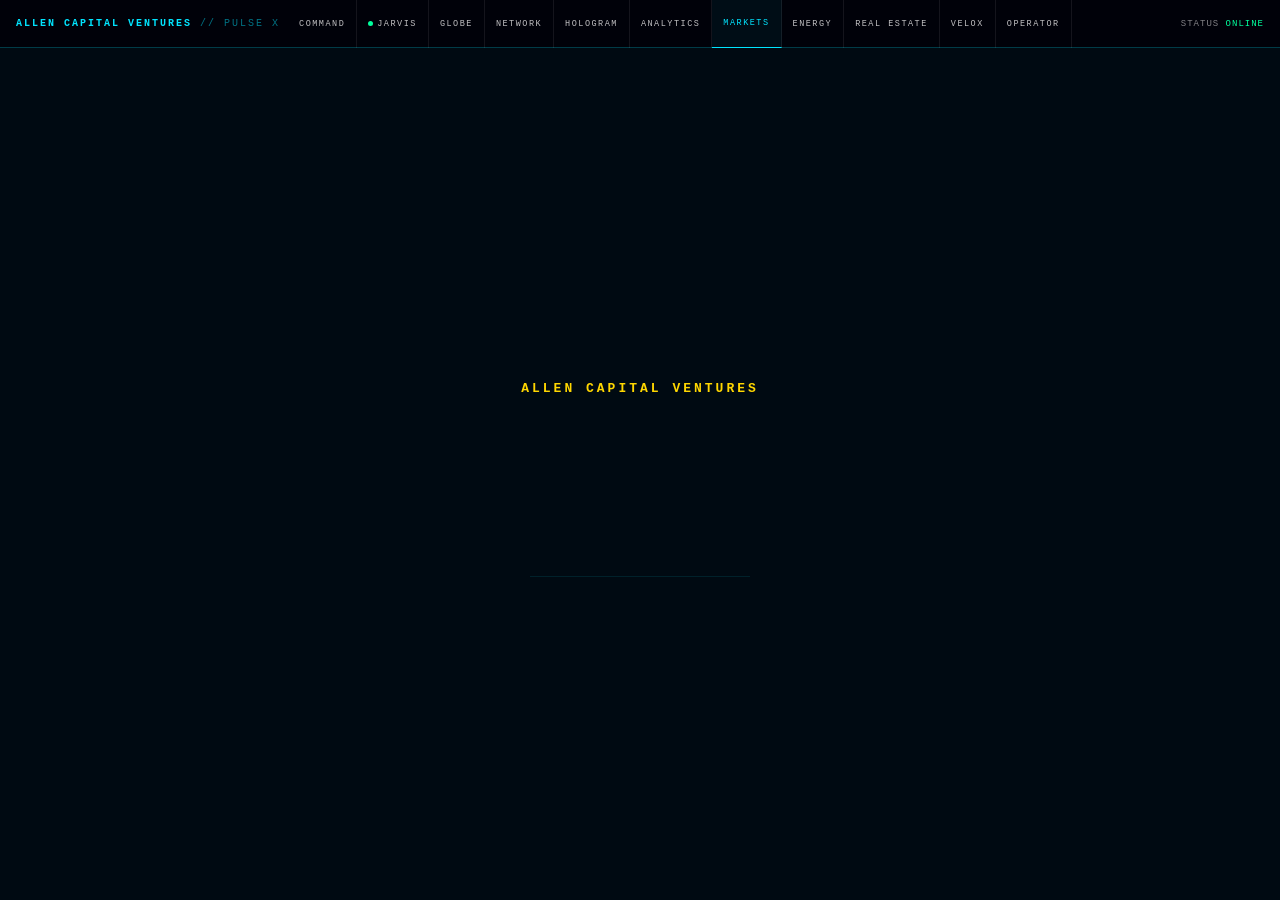
<file: markets.html>
<!DOCTYPE html>
<html lang="en">
<head>
<meta charset="UTF-8"/>
<meta name="viewport" content="width=device-width,initial-scale=1.0"/>
<title>CIPHER // MARKETS</title>
<style>
*{box-sizing:border-box;margin:0;padding:0;}
html,body{background:#000a12;color:#ffffff;font-family:'Courier New',monospace;overflow:hidden;height:100%;width:100%;}
#nav{position:fixed;top:0;left:0;right:0;z-index:1000;height:48px;background:rgba(0,2,10,0.98);border-bottom:1px solid rgba(0,229,255,0.25);display:flex;align-items:center;justify-content:space-between;padding:0 16px;backdrop-filter:blur(12px);}
#nav-brand{font-size:10px;font-weight:bold;letter-spacing:2px;color:#00e5ff;white-space:nowrap;flex-shrink:0;}
#nav-brand span{color:rgba(0,229,255,0.5);font-weight:normal;}
#nav-links{display:flex;list-style:none;overflow-x:auto;scrollbar-width:none;flex:1;margin:0 8px;}
#nav-links::-webkit-scrollbar{display:none;}
#nav-links li a{display:flex;align-items:center;gap:4px;padding:0 11px;height:48px;font-size:8.5px;letter-spacing:1.5px;color:rgba(255,255,255,0.75);text-decoration:none;border-right:0.5px solid rgba(255,255,255,0.08);transition:color 0.2s,background 0.2s;white-space:nowrap;font-weight:500;}
#nav-links li a:hover{color:#ffffff;background:rgba(255,255,255,0.06);}
#nav-links li a.active{color:#00e5ff;border-bottom:1.5px solid #00e5ff;background:rgba(0,229,255,0.05);}
.jdot{width:5px;height:5px;border-radius:50%;background:#00ff9d;display:inline-block;animation:jd 2s ease-in-out infinite;flex-shrink:0;}
.jdot.speak{background:#00e5ff;animation:jds 0.35s ease-in-out infinite;box-shadow:0 0 8px #00e5ff;}
@keyframes jd{0%,100%{opacity:0.5;transform:scale(1);}50%{opacity:1;transform:scale(1.4);}}
@keyframes jds{0%,100%{transform:scale(1);}50%{transform:scale(1.9);}}
#nav-right{font-size:9px;color:rgba(255,255,255,0.5);letter-spacing:1px;flex-shrink:0;white-space:nowrap;}
#nav-right span{color:#00ff9d;}
#nav-toggle{display:none;flex-direction:column;gap:5px;cursor:pointer;padding:8px;flex-shrink:0;}
#nav-toggle span{display:block;width:20px;height:1px;background:#ffffff;}
#nav-drawer{display:none;position:fixed;top:48px;left:0;right:0;background:rgba(0,2,10,0.98);border-bottom:1px solid rgba(0,229,255,0.15);z-index:999;}
#nav-drawer.open{display:block;}
#nav-drawer li{list-style:none;}
#nav-drawer li a{display:block;padding:13px 20px;font-size:9px;letter-spacing:1.5px;color:rgba(255,255,255,0.7);text-decoration:none;border-bottom:0.5px solid rgba(255,255,255,0.06);}
#nav-drawer li a:hover,#nav-drawer li a.active{color:#00e5ff;}
#scene{position:fixed;top:48px;left:0;right:0;bottom:0;overflow:hidden;width:100vw;height:calc(100vh - 48px);}
#scene canvas{position:absolute;inset:0;width:100%!important;height:100%!important;}
.hud{position:absolute;pointer-events:none;font-family:'Courier New',monospace;font-size:8.5px;line-height:2;}
#htl{top:10px;left:14px;color:rgba(255,255,255,0.8);}
#htr{top:10px;right:14px;color:rgba(255,255,255,0.8);text-align:right;}
#hbl{bottom:40px;left:14px;color:rgba(255,255,255,0.5);}
#hbr{bottom:40px;right:14px;color:rgba(255,255,255,0.5);text-align:right;}
#ticker{position:absolute;bottom:0;left:0;right:0;height:32px;background:rgba(0,2,10,0.97);border-top:0.5px solid rgba(0,229,255,0.15);display:flex;align-items:center;overflow:hidden;z-index:10;}
#tick-inner{white-space:nowrap;font-size:8.5px;color:rgba(0,229,255,0.6);letter-spacing:0.8px;display:inline-block;}
#action-btn{position:absolute;bottom:38px;left:50%;transform:translateX(-50%);z-index:20;background:rgba(0,4,14,0.92);border:0.5px solid rgba(0,229,255,0.4);border-radius:4px;padding:8px 28px;font-family:'Courier New',monospace;font-size:9px;letter-spacing:2px;color:#00e5ff;cursor:pointer;transition:all 0.2s;white-space:nowrap;}
#action-btn:hover{background:rgba(0,229,255,0.12);border-color:#00e5ff;box-shadow:0 0 14px rgba(0,229,255,0.25);}
#action-btn.active{background:#00e5ff;color:#000a12;}
#jarvis-ctrl{position:absolute;bottom:38px;right:14px;z-index:20;background:rgba(0,4,14,0.9);border:0.5px solid rgba(0,229,255,0.2);border-radius:4px;padding:6px 12px;font-family:'Courier New',monospace;font-size:8px;letter-spacing:1px;color:rgba(255,255,255,0.7);cursor:pointer;transition:all 0.2s;}
#jarvis-ctrl:hover{color:#ffffff;border-color:rgba(0,229,255,0.5);}
#boot{position:absolute;inset:0;background:#000a12;display:flex;flex-direction:column;align-items:center;justify-content:center;z-index:100;transition:opacity 0.9s;}
#boot-txt{text-align:center;font-size:10px;letter-spacing:2px;line-height:2.8;}
#boot-bar-w{width:220px;height:1px;background:rgba(0,229,255,0.1);margin-top:20px;}
#boot-bar{height:1px;background:#00e5ff;width:0%;}
#tt{position:absolute;pointer-events:none;opacity:0;transition:opacity 0.12s;z-index:30;background:rgba(0,2,12,0.97);border-radius:6px;padding:12px 16px;font-size:10px;min-width:185px;font-family:'Courier New',monospace;}
.tt-row{display:flex;justify-content:space-between;font-size:9px;color:rgba(255,255,255,0.55);padding:2px 0;border-bottom:0.5px solid rgba(255,255,255,0.06);}
.tt-row span{color:#00e5ff;}
#drag-hint{position:absolute;bottom:70px;left:50%;transform:translateX(-50%);font-size:8px;letter-spacing:2px;color:rgba(255,255,255,0.3);pointer-events:none;font-family:'Courier New',monospace;white-space:nowrap;}
@media(max-width:860px){#nav-links{display:none;}#nav-toggle{display:flex;}#nav-right{display:none;}}
#scene{position:fixed;top:48px;left:0;right:0;bottom:0;overflow:hidden;width:100vw;height:calc(100vh - 48px);}
#scene canvas{position:absolute;inset:0;width:100%!important;height:100%!important;}
.hud{position:absolute;pointer-events:none;font-family:'Courier New',monospace;font-size:8.5px;line-height:2;}
#htl{top:10px;left:14px;color:#00e5ff;}
#htr{top:10px;right:14px;color:#00e5ff;text-align:right;}
#hbl{bottom:40px;left:14px;color:rgba(0,229,255,0.45);}
#hbr{bottom:40px;right:14px;color:rgba(0,229,255,0.45);text-align:right;}
#ticker{position:absolute;bottom:0;left:0;right:0;height:32px;background:rgba(0,4,14,0.97);border-top:0.5px solid rgba(0,229,255,0.1);display:flex;align-items:center;overflow:hidden;z-index:10;}
#tick-inner{white-space:nowrap;font-size:8.5px;color:rgba(0,200,255,0.55);letter-spacing:0.8px;display:inline-block;}
#action-btn{position:absolute;bottom:38px;left:50%;transform:translateX(-50%);z-index:20;background:rgba(0,4,14,0.92);border:0.5px solid rgba(0,229,255,0.35);border-radius:4px;padding:8px 28px;font-family:'Courier New',monospace;font-size:9px;letter-spacing:2px;color:#00e5ff;cursor:pointer;transition:all 0.2s;white-space:nowrap;}
#action-btn:hover{background:rgba(0,229,255,0.1);border-color:#00e5ff;box-shadow:0 0 12px rgba(0,229,255,0.2);}
#action-btn.active{background:#00e5ff;color:#000a12;}
#jarvis-ctrl{position:absolute;bottom:38px;right:14px;z-index:20;background:rgba(0,4,14,0.9);border:0.5px solid rgba(0,229,255,0.18);border-radius:4px;padding:6px 12px;font-family:'Courier New',monospace;font-size:8px;letter-spacing:1px;color:rgba(0,229,255,0.6);cursor:pointer;transition:all 0.2s;}
#jarvis-ctrl:hover{color:#00e5ff;border-color:rgba(0,229,255,0.5);}
#boot{position:absolute;inset:0;background:#000a12;display:flex;flex-direction:column;align-items:center;justify-content:center;z-index:100;transition:opacity 0.9s;}
#boot-txt{text-align:center;color:#00e5ff;font-size:10px;letter-spacing:2px;line-height:2.8;}
#boot-bar-w{width:220px;height:1px;background:rgba(0,229,255,0.1);margin-top:20px;}
#boot-bar{height:1px;background:#00e5ff;width:0%;}
#tt{position:absolute;pointer-events:none;opacity:0;transition:opacity 0.12s;z-index:30;background:rgba(1,4,18,0.97);border-radius:6px;padding:12px 16px;font-size:10px;min-width:185px;font-family:'Courier New',monospace;}
.tt-row{display:flex;justify-content:space-between;font-size:9px;color:rgba(0,200,255,0.6);padding:2.5px 0;border-bottom:0.5px solid rgba(0,229,255,0.05);}
.tt-row span{color:#00e5ff;}
@media(max-width:860px){#nav-links{display:none;}#nav-toggle{display:flex;}#nav-right{display:none;}}

</style>
<style>
#scene{background:#000810;}
#htl{color:#ffd700;}#htr{color:#ffd700;text-align:right;}
#ticker{border-top-color:rgba(255,215,0,0.15);}
#tick-inner{color:rgba(255,215,0,0.55);}
#action-btn{border-color:rgba(255,215,0,0.4);color:#ffd700;}
#panels{position:absolute;inset:0;top:0;bottom:32px;display:grid;grid-template-columns:1fr 1fr 1fr;grid-template-rows:44px 1fr 1fr;gap:1px;background:rgba(255,215,0,0.04);}
.mpanel{background:rgba(0,6,18,0.94);position:relative;overflow:hidden;opacity:0;transition:opacity 0.5s;}
.mpanel.show{opacity:1;}
.mpanel canvas{position:absolute;inset:0;width:100%;height:100%;}
#mp-stats{grid-column:1/4;display:flex;background:rgba(0,6,18,0.97)!important;border-bottom:0.5px solid rgba(255,215,0,0.1);opacity:1!important;}
.sbox{flex:1;padding:8px 12px;border-right:0.5px solid rgba(255,215,0,0.07);font-family:'Courier New',monospace;}
.sbox:last-child{border-right:none;}
.slbl{font-size:7px;letter-spacing:1.5px;color:rgba(255,215,0,0.4);margin-bottom:2px;}
.sval{font-size:16px;font-weight:bold;}
.ssub{font-size:7.5px;color:rgba(255,215,0,0.4);margin-top:1px;}
#boot-txt{color:#ffd700;}#boot-bar{background:#ffd700;}
#div-lbl{position:absolute;top:8px;left:50%;transform:translateX(-50%);font-size:7.5px;letter-spacing:3px;color:rgba(255,215,0,0.2);pointer-events:none;white-space:nowrap;font-family:'Courier New',monospace;}
</style>
</head>
<body>
<nav id="nav">
  <div id="nav-brand">ALLEN CAPITAL VENTURES <span>// PULSE X</span></div>
  <ul id="nav-links">
    <li><a href="dashboard.html" id="nl-dashboard">COMMAND</a></li>
    <li><a href="jarvis.html" id="nl-jarvis"><span class="jdot"></span>JARVIS</a></li>
    <li><a href="globe.html" id="nl-globe">GLOBE</a></li>
    <li><a href="network.html" id="nl-network">NETWORK</a></li>
    <li><a href="hologram.html" id="nl-hologram">HOLOGRAM</a></li>
    <li><a href="analytics.html" id="nl-analytics">ANALYTICS</a></li>
    <li><a href="markets.html" id="nl-markets" class="active">MARKETS</a></li>
    <li><a href="energy.html" id="nl-energy">ENERGY</a></li>
    <li><a href="realestate.html" id="nl-realestate">REAL ESTATE</a></li>
    <li><a href="velox.html" id="nl-velox">VELOX</a></li>
    <li><a href="operator.html" id="nl-operator">OPERATOR</a></li>
  </ul>
  <div id="nav-right">STATUS <span>ONLINE</span></div>
  <div id="nav-toggle" onclick="document.getElementById('nav-drawer').classList.toggle('open')">
    <span></span><span></span><span></span>
  </div>
</nav>
<ul id="nav-drawer">
  <li><a href="dashboard.html">COMMAND</a></li>
  <li><a href="jarvis.html">JARVIS</a></li>
  <li><a href="globe.html">GLOBE</a></li>
  <li><a href="network.html">NETWORK</a></li>
  <li><a href="hologram.html">HOLOGRAM</a></li>
  <li><a href="analytics.html">ANALYTICS</a></li>
  <li><a href="markets.html">MARKETS</a></li>
  <li><a href="energy.html">ENERGY</a></li>
  <li><a href="realestate.html">REAL ESTATE</a></li>
  <li><a href="velox.html">VELOX</a></li>
  <li><a href="operator.html">OPERATOR</a></li>
</ul>

<div id="scene">
<div id="boot">
  <div id="boot-txt">
    <div style="font-size:13px;font-weight:bold;letter-spacing:3px;margin-bottom:8px;">ALLEN CAPITAL VENTURES</div>
    <div id="bl1" style="opacity:0;">CIPHER://MARKETS INITIALIZING</div>
    <div id="bl2" style="opacity:0;">CONNECTING CRYPTO FEEDS</div>
    <div id="bl3" style="opacity:0;">LOADING EQUITIES INTELLIGENCE</div>
    <div id="bl4" style="opacity:0;">CALIBRATING FEAR & GREED</div>
    <div id="bl5" style="opacity:0;color:#00ff9d;">CIPHER — MARKETS LIVE</div>
  </div>
  <div id="boot-bar-w"><div id="boot-bar"></div></div>
</div>
<div id="div-lbl">ALLEN CAPITAL VENTURES // CIPHER // MARKETS & CAPITAL INTELLIGENCE</div>
<div id="panels">
  <div id="mp-stats">
    <div class="sbox"><div class="slbl">MARKET CAP</div><div class="sval" style="color:#ffd700;">$2.65T</div><div class="ssub">CRYPTO TOTAL</div></div>
    <div class="sbox"><div class="slbl">24H VOLUME</div><div class="sval" style="color:#00e5ff;">$81.1B</div><div class="ssub">EXCHANGE VOL</div></div>
    <div class="sbox"><div class="slbl">BTC DOM</div><div class="sval" style="color:#ffd700;">58.1%</div><div class="ssub">DOMINANCE</div></div>
    <div class="sbox"><div class="slbl">FEAR & GREED</div><div class="sval" style="color:#ff4060;">25</div><div class="ssub" style="color:#ff4060;">EXTREME FEAR</div></div>
    <div class="sbox"><div class="slbl">BTC PRICE</div><div class="sval" id="btc-stat" style="color:#ffd700;">$102,400</div><div class="ssub">LIVE FEED</div></div>
  </div>
  <div class="mpanel" id="mp0"><canvas id="mc0"></canvas></div>
  <div class="mpanel" id="mp1"><canvas id="mc1"></canvas></div>
  <div class="mpanel" id="mp2"><canvas id="mc2"></canvas></div>
  <div class="mpanel" id="mp3"><canvas id="mc3"></canvas></div>
  <div class="mpanel" id="mp4"><canvas id="mc4"></canvas></div>
  <div class="mpanel" id="mp5"><canvas id="mc5"></canvas></div>
</div>
<div class="hud" id="htl">
  <div style="color:#00ff9d;">● CIPHER FEEDS ACTIVE</div>
  <div>BTC <span id="h-btc" style="color:#ffd700;">$102,400</span></div>
  <div>S&P <span style="color:#00ff9d;">5,842</span></div>
  <div>OPERATOR <span style="color:#ffd700;">MR. ALLEN</span></div>
</div>
<div class="hud" id="htr">
  <div id="h-clock" style="font-size:13px;font-weight:bold;color:#ffd700;"></div>
  <div>GOLD <span style="color:#ffd700;">$2,340</span></div>
  <div>OIL <span style="color:#ff9040;">$78.4</span></div>
  <div>UPTIME <span id="h-up" style="color:#ffd700;">00:00:00</span></div>
</div>
<button id="action-btn" onclick="marketScan()">📡 MARKET SCAN</button>
<button id="jarvis-ctrl" onclick="toggleJarvis()">🔊 JARVIS</button>
<div id="ticker"><div id="tick-inner"></div></div>
</div>

<script>
const ST=Date.now();let scanning=false;
function r2(cv,p){cv.width=p.offsetWidth;cv.height=p.offsetHeight;}

function makeCandle(cvId,panelId,col,base,label){
  const cv=document.getElementById(cvId),p=document.getElementById(panelId);
  let pts=[],t=0,sc=false;
  for(let i=0;i<80;i++)pts.push(base*(0.88+Math.random()*0.24));
  function draw(){
    r2(cv,p);const W2=cv.width,H2=cv.height;if(!W2||!H2){requestAnimationFrame(draw);return;}
    const ctx2=cv.getContext('2d');ctx2.clearRect(0,0,W2,H2);
    const pad=6,bpad=32,mn=Math.min(...pts),mx=Math.max(...pts),rng=mx-mn||1;
    const cw=Math.max(2,(W2-pad*2)/pts.length-1);
    pts.forEach((v,i)=>{
      const x=pad+i*(W2-pad*2)/pts.length,y=H2-bpad-(v-mn)/rng*(H2-bpad-28);
      const prev=pts[Math.max(0,i-1)],bull=v>=prev;
      const col2=bull?'rgba(0,255,157,0.75)':'rgba(255,64,96,0.75)';
      const h2=Math.max(2,Math.abs(v-prev)/rng*(H2-bpad-28));
      const cy2=bull?y:H2-bpad-(prev-mn)/rng*(H2-bpad-28);
      ctx2.fillStyle=col2;ctx2.fillRect(x,cy2,Math.max(1.5,cw),h2);
    });
    ctx2.beginPath();pts.forEach((v,i)=>{const x=pad+i*(W2-pad*2)/pts.length,y=H2-bpad-(v-mn)/rng*(H2-bpad-28);i===0?ctx2.moveTo(x,y):ctx2.lineTo(x,y);});
    ctx2.strokeStyle=ha(col,0.6);ctx2.lineWidth=1;ctx2.stroke();
    if(sc){const sx=pad+(pts.length-1)*(W2-pad*2)/pts.length;ctx2.strokeStyle=ha(col,0.8);ctx2.lineWidth=0.8;ctx2.beginPath();ctx2.moveTo(sx,0);ctx2.lineTo(sx,H2);ctx2.stroke();}
    const cur=pts[pts.length-1],pct=((cur-pts[0])/pts[0]*100).toFixed(1),bull2=cur>=pts[0];
    ctx2.font='bold 14px Courier New';ctx2.fillStyle=col;ctx2.textAlign='left';ctx2.fillText(label,10,H2-16);
    ctx2.font='8px Courier New';ctx2.fillStyle=bull2?'#00ff9d':'#ff4060';ctx2.fillText((bull2?'▲':'▼')+Math.abs(pct)+'%',10,H2-4);
    ctx2.font='bold 11px Courier New';ctx2.fillStyle='rgba(255,255,255,0.85)';ctx2.textAlign='right';ctx2.fillText('$'+Math.round(cur).toLocaleString(),W2-6,H2-16);
    t+=0.015;pts.shift();pts.push(Math.max(base*0.6,pts[pts.length-1]*(1+(Math.random()-0.497)*0.01)));
    requestAnimationFrame(draw);
  }
  draw();return{setScan:v=>sc=v};
}

function makeHeatmap(cvId,panelId){
  const cv=document.getElementById(cvId),p=document.getElementById(panelId);
  let t=0;
  const sectors=[{l:'TECH',v:2.4},{l:'ENERGY',v:0.8},{l:'FINANCE',v:-0.4},{l:'HEALTH',v:1.2},{l:'REALTY',v:-1.8},{l:'AI',v:4.2},{l:'CRYPTO',v:-2.1},{l:'COMM',v:0.6},{l:'UTIL',v:-0.3},{l:'MATER',v:1.1},{l:'CONSM',v:0.2},{l:'INDST',v:-0.7}];
  function draw(){
    r2(cv,p);const W2=cv.width,H2=cv.height;if(!W2||!H2){requestAnimationFrame(draw);return;}
    const ctx2=cv.getContext('2d');ctx2.clearRect(0,0,W2,H2);
    ctx2.font='bold 9px Courier New';ctx2.fillStyle='rgba(255,215,0,0.7)';ctx2.textAlign='left';ctx2.fillText('SECTOR HEATMAP',10,18);
    const cols=4,rows=3,cw=(W2-8)/cols,ch=(H2-28)/rows;
    sectors.forEach((s,i)=>{
      const c=i%cols,r=Math.floor(i/cols),x=4+c*cw,y=24+r*ch;
      const pulse=1+0.03*Math.sin(t+i),v=s.v*pulse;
      const col2=v>2?'rgba(0,255,157,0.65)':v>0?'rgba(0,229,255,0.45)':v>-1?'rgba(255,144,64,0.45)':'rgba(255,64,96,0.65)';
      ctx2.fillStyle=col2;ctx2.fillRect(x+1,y+1,cw-2,ch-2);
      ctx2.strokeStyle=ha(v>0?'#00ff9d':'#ff4060',0.25);ctx2.lineWidth=0.5;ctx2.strokeRect(x+1,y+1,cw-2,ch-2);
      ctx2.font='bold 8px Courier New';ctx2.fillStyle='rgba(255,255,255,0.9)';ctx2.textAlign='center';ctx2.fillText(s.l,x+cw/2,y+ch/2-3);
      ctx2.font='7.5px Courier New';ctx2.fillStyle=v>0?'#00ff9d':'#ff6060';ctx2.fillText((v>0?'+':'')+v.toFixed(1)+'%',x+cw/2,y+ch/2+9);
    });
    t+=0.015;requestAnimationFrame(draw);
  }
  draw();
}

function makeEquities(cvId,panelId){
  const cv=document.getElementById(cvId),p=document.getElementById(panelId);
  let t=0,sc=false;
  const stocks=[{l:'SPY',v:584,c:'#00e5ff'},{l:'NVDA',v:875,c:'#00ff9d'},{l:'MSFT',v:412,c:'#c060ff'},{l:'PLTR',v:22,c:'#ffd700'},{l:'TSLA',v:248,c:'#ff9040'},{l:'EQIX',v:832,c:'#ff4060'},{l:'AMT',v:187,c:'#00e5ff'},{l:'XLE',v:88,c:'#ffd700'}];
  const disp=stocks.map(s=>({...s,d:s.v*(0.9+Math.random()*0.2)}));
  function draw(){
    r2(cv,p);const W2=cv.width,H2=cv.height;if(!W2||!H2){requestAnimationFrame(draw);return;}
    const ctx2=cv.getContext('2d');ctx2.clearRect(0,0,W2,H2);
    ctx2.font='bold 9px Courier New';ctx2.fillStyle='#00e5ff';ctx2.textAlign='left';ctx2.fillText('AI & INFRA EQUITIES',10,18);
    const bh=Math.floor((H2-28)/disp.length)-3,maxV=Math.max(...disp.map(b=>b.d));
    disp.forEach((b,i)=>{
      const y=24+i*(bh+3),bw=(W2-78)*b.d/maxV*(sc?1+0.05*Math.sin(t*3+i):1);
      ctx2.fillStyle=ha(b.c,0.12);ctx2.fillRect(48,y,W2-78,bh);
      ctx2.fillStyle=ha(b.c,0.5);ctx2.fillRect(48,y,bw,bh);
      ctx2.font='8px Courier New';ctx2.fillStyle=ha(b.c,0.9);ctx2.textAlign='right';ctx2.fillText(b.l,44,y+bh/2+3);
      ctx2.textAlign='right';ctx2.fillStyle='rgba(255,255,255,0.6)';ctx2.fillText('$'+Math.round(b.d),W2-2,y+bh/2+3);
      b.d*=1+(Math.random()-0.499)*0.003;
    });
    t+=0.02;requestAnimationFrame(draw);
  }
  draw();return{setScan:v=>sc=v};
}

let scanCtrls=[];
function marketScan(){
  if(scanning)return;scanning=true;
  ['mp0','mp1','mp2','mp3','mp4','mp5'].forEach((id,i)=>setTimeout(()=>{const el=document.getElementById(id);if(el){el.style.outline='1px solid rgba(255,215,0,0.4)';setTimeout(()=>el.style.outline='',1200);}if(scanCtrls[i])scanCtrls[i].setScan(true);},i*280));
  JARVIS.speak('Market scan initiated, Mr. Allen. CIPHER intelligence sweeping all feeds. Bitcoin holding near one hundred and two thousand. Fear and greed at twenty five — extreme fear — strong acquisition window, sir. S and P five hundred above five thousand eight hundred. All feeds nominal.');
  document.getElementById('action-btn').classList.add('active');
  setTimeout(()=>{scanning=false;scanCtrls.forEach(c=>{if(c&&c.setScan)c.setScan(false);});document.getElementById('action-btn').classList.remove('active');},8000);
}

setInterval(()=>{
  const btc=Math.round(102400+Math.sin(Date.now()/8000)*3200);
  document.getElementById('h-btc').textContent='$'+btc.toLocaleString();
  document.getElementById('btc-stat').textContent='$'+btc.toLocaleString();
  document.getElementById('h-clock').textContent=new Date().toLocaleTimeString('en-US',{hour12:false});
  const el=Math.floor((Date.now()-ST)/1000);
  document.getElementById('h-up').textContent=String(Math.floor(el/3600)).padStart(2,'0')+':'+String(Math.floor((el%3600)/60)).padStart(2,'0')+':'+String(el%60).padStart(2,'0');
},1000);

const TICKS='CIPHER://MARKETS LIVE /// BTC $102K RANGING /// FEAR & GREED 25 — EXTREME FEAR = BUY SIGNAL /// S&P 5,842 /// NVDA $875 AI MOMENTUM /// GOLD $2,340 /// ALLEN CAPITAL VENTURES // CIPHER /// ';
const tEl=document.getElementById('tick-inner');tEl.textContent=TICKS+TICKS;
function loop(){animTicker(TICKS);requestAnimationFrame(loop);}loop();

bootSeq('#ffd700',()=>{
  ['mp0','mp1','mp2','mp3','mp4','mp5'].forEach((id,i)=>setTimeout(()=>document.getElementById(id).classList.add('show'),i*100));
  const c0=makeCandle('mc0','mp0','#ffd700',102400,'BTC');
  const c1=makeCandle('mc1','mp1','#c060ff',2840,'ETH');
  const c2=makeEquities('mc2','mp2');
  const c3=makeCandle('mc3','mp3','#00e5ff',584,'SPY');
  const c4=makeCandle('mc4','mp4','#ffd700',2340,'GOLD');
  makeHeatmap('mc5','mp5');
  scanCtrls=[c0,c1,c2,c3,c4,null];
});
</script>
<script>
// JARVIS v2 — Claude API powered, never repeats, fully conversational
const JARVIS = {
  voice: null,
  speaking: false,
  conversationHistory: [],
  
  systemPrompt: `You are JARVIS, the artificial intelligence core of Allen Capital Ventures PULSE X operating system. You speak in a calm, precise, authoritative British accent — exactly like JARVIS from Iron Man. You address the operator as "Mr. Allen" or "sir". You are deeply knowledgeable about all six Allen Capital Ventures divisions:

- CORNERSTONE: Real estate and construction intelligence. Bakersfield CA home market. 15 active acquisition markets across CA, FL, TX, GA, NV, AZ. Focus on reverse selling, expired listings, cold calling, fix-and-flip, BRRRR strategy.
- CIPHER: Markets and capital intelligence. Crypto, equities, commodities. Live market monitoring.
- VOLTAGE: Energy and infrastructure. National grid monitoring, data center infrastructure, renewable energy tracking.
- VELOX: Aerospace and rocket construction. ACV-MK1 launch vehicle. Full launch capability.
- APEX: Analytics and AI intelligence. Real-time inference, capital trajectory modeling, confidence scoring.
- PULSE X: AI and technology. The system you run on. Automation, intelligence infrastructure.

Keep responses concise — 2 to 4 sentences max unless asked for detail. Vary your responses every time. Never use the same phrasing twice. Sound intelligent, precise, and slightly cinematic. Occasionally mention specific data points, market conditions, or strategic insights relevant to what Mr. Allen is working on.`,

  async askClaude(userMessage) {
    this.conversationHistory.push({ role: 'user', content: userMessage });
    
    try {
      const response = await fetch('https://api.anthropic.com/v1/messages', {
        method: 'POST',
        headers: { 'Content-Type': 'application/json' },
        body: JSON.stringify({
          model: 'claude-sonnet-4-20250514',
          max_tokens: 1000,
          system: this.systemPrompt,
          messages: this.conversationHistory.slice(-10),
        })
      });
      
      const data = await response.json();
      const reply = data.content?.[0]?.text || this.fallback();
      this.conversationHistory.push({ role: 'assistant', content: reply });
      return reply;
    } catch(e) {
      return this.fallback();
    }
  },

  fallback() {
    const opts = [
      "All systems nominal across the Allen Capital Ventures network, Mr. Allen. PULSE X is standing by.",
      "CORNERSTONE is tracking elevated activity in your Florida markets, sir. Conditions remain favorable for acquisition.",
      "CIPHER is flagging an interesting pattern in the fear and greed index, Mr. Allen. Worth reviewing when you have a moment.",
      "VELOX systems are on standby, sir. All nine engines showing nominal pre-checks.",
      "APEX confidence score is holding at ninety four point five percent, Mr. Allen. High conviction signal.",
      "The network is fully operational, sir. All fifteen market nodes reporting nominal status.",
    ];
    return opts[Math.floor(Math.random() * opts.length)];
  },

  pageContexts: {
    'dashboard.html': "Mr. Allen has just opened the Allen Capital Ventures Command Center. All six divisions are visible. Give a brief, varied, intelligent status update. Never say the exact same thing twice.",
    'jarvis.html': "Mr. Allen has entered the JARVIS interactive interface. Greet him with something fresh and invite conversation. Vary it every single time.",
    'globe.html': "Mr. Allen is viewing the global intelligence map. Give a brief varied comment about global market conditions or acquisition zones.",
    'network.html': "Mr. Allen is viewing the PULSE X national intelligence network. Comment on the power grid or market routes.",
    'analytics.html': "Mr. Allen is viewing APEX analytics. Give a varied brief on current AI inference metrics or capital trajectory.",
    'markets.html': "Mr. Allen is viewing CIPHER markets. Give a varied brief on current market conditions. Reference specific data points.",
    'energy.html': "Mr. Allen is viewing VOLTAGE energy intelligence. Give a varied brief on grid status or energy opportunity.",
    'realestate.html': "Mr. Allen is viewing CORNERSTONE property scanner. Give a varied brief on real estate conditions or property intelligence.",
    'velox.html': "Mr. Allen is viewing VELOX aerospace. Give a varied brief on launch vehicle status or aerospace intelligence.",
    'operator.html': "Mr. Allen is viewing his operator profile. Give a brief, confident acknowledgment of his status.",
    'hologram.html': "Mr. Allen is viewing the holographic interface. Give a brief varied comment about the visualization systems.",
  },

  init() {
    if (!window.speechSynthesis) return;
    const load = () => {
      const voices = window.speechSynthesis.getVoices();
      const preferred = ['Daniel', 'Google UK English Male', 'Microsoft George', 'Alex'];
      for (const n of preferred) {
        const v = voices.find(x => x.name.includes(n));
        if (v) { this.voice = v; break; }
      }
      if (!this.voice && voices.length) this.voice = voices.find(v => v.lang.includes('en')) || voices[0];
    };
    load();
    window.speechSynthesis.onvoiceschanged = load;
  },

  speak(text) {
    if (!window.speechSynthesis) return;
    window.speechSynthesis.cancel();
    const u = new SpeechSynthesisUtterance(text);
    if (this.voice) u.voice = this.voice;
    u.rate = 0.88; u.pitch = 0.82; u.volume = 0.92;
    u.onstart = () => { this.speaking = true; document.querySelectorAll('.jdot').forEach(d => d.classList.add('speak')); };
    u.onend = () => { this.speaking = false; document.querySelectorAll('.jdot').forEach(d => d.classList.remove('speak')); };
    window.speechSynthesis.speak(u);
  },

  async speakPage() {
    const pg = window.location.pathname.split('/').pop() || 'dashboard.html';
    const ctx = this.pageContexts[pg] || this.pageContexts['dashboard.html'];
    const response = await this.askClaude(ctx);
    setTimeout(() => this.speak(response), 1800);
    return response;
  },

  stop() {
    window.speechSynthesis && window.speechSynthesis.cancel();
    this.speaking = false;
    document.querySelectorAll('.jdot').forEach(d => d.classList.remove('speak'));
  }
};

JARVIS.init();

function setActiveNav() {
  const pg = window.location.pathname.split('/').pop() || 'dashboard.html';
  const id = pg.replace('.html', '');
  const el = document.getElementById('nl-' + id);
  if (el) el.classList.add('active');
}
setActiveNav();

function toggleJarvis() {
  if (JARVIS.speaking) JARVIS.stop();
  else JARVIS.speakPage();
}

function bootSeq(col, cb) {
  const lines = ['bl1','bl2','bl3','bl4','bl5'];
  const bar = document.getElementById('boot-bar');
  const scr = document.getElementById('boot');
  if (col) bar.style.background = col;
  let i = 0;
  const iv = setInterval(() => {
    if (i < lines.length) {
      const el = document.getElementById(lines[i]);
      if (el) el.style.opacity = '1';
      bar.style.width = ((i+1)/lines.length*100) + '%';
      i++;
    } else {
      clearInterval(iv);
      setTimeout(() => {
        scr.style.opacity = '0';
        setTimeout(() => {
          scr.style.display = 'none';
          if (cb) cb();
          JARVIS.speakPage();
        }, 900);
      }, 700);
    }
  }, 420);
}

function ha(h, a) {
  try { const r=parseInt(h.slice(1,3),16),g=parseInt(h.slice(3,5),16),b=parseInt(h.slice(5,7),16); return `rgba(${r},${g},${b},${a})`; }
  catch { return `rgba(0,200,255,${a})`; }
}

let tickX = 0;
function animTicker(str) {
  tickX -= 0.5;
  if (Math.abs(tickX) > (str||'').length * 5.9) tickX = 0;
  const el = document.getElementById('tick-inner');
  if (el) el.style.transform = `translateX(${tickX}px)`;
}
</script>

</body>
</html>
</file>
